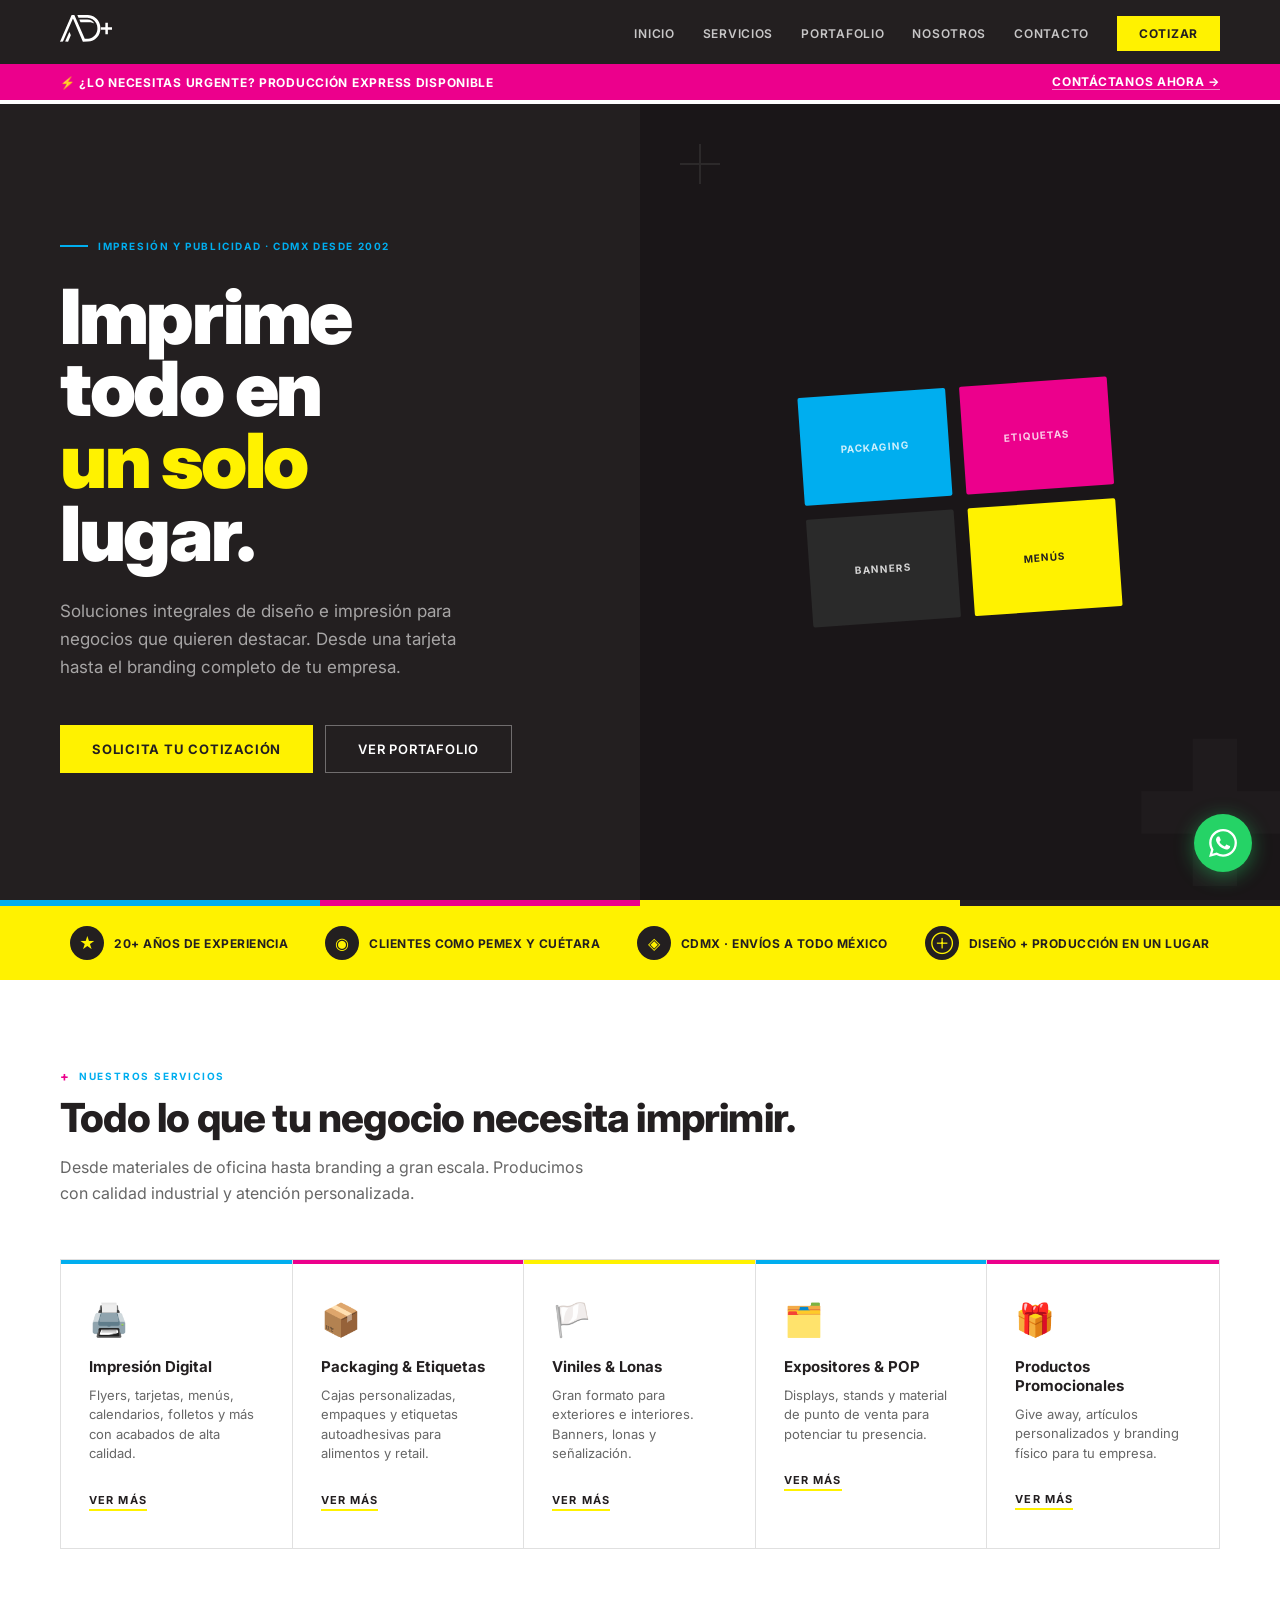
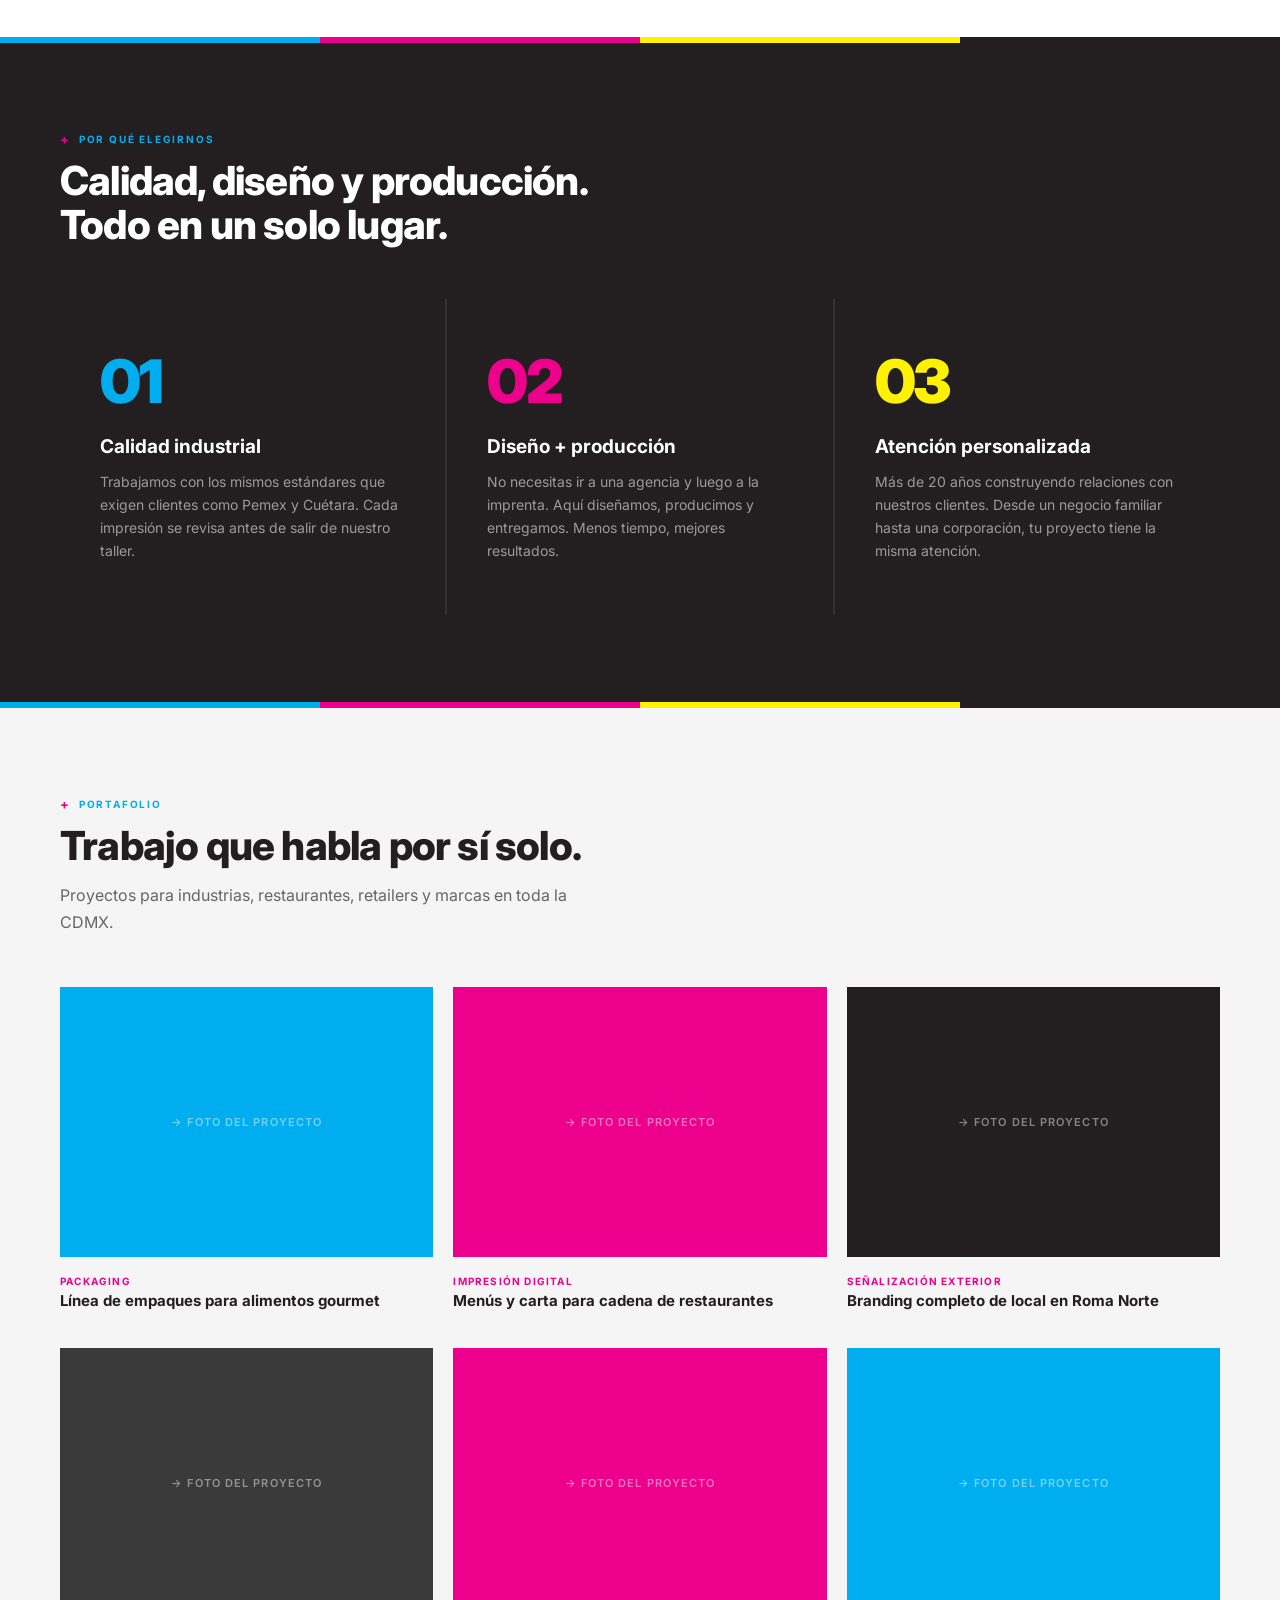
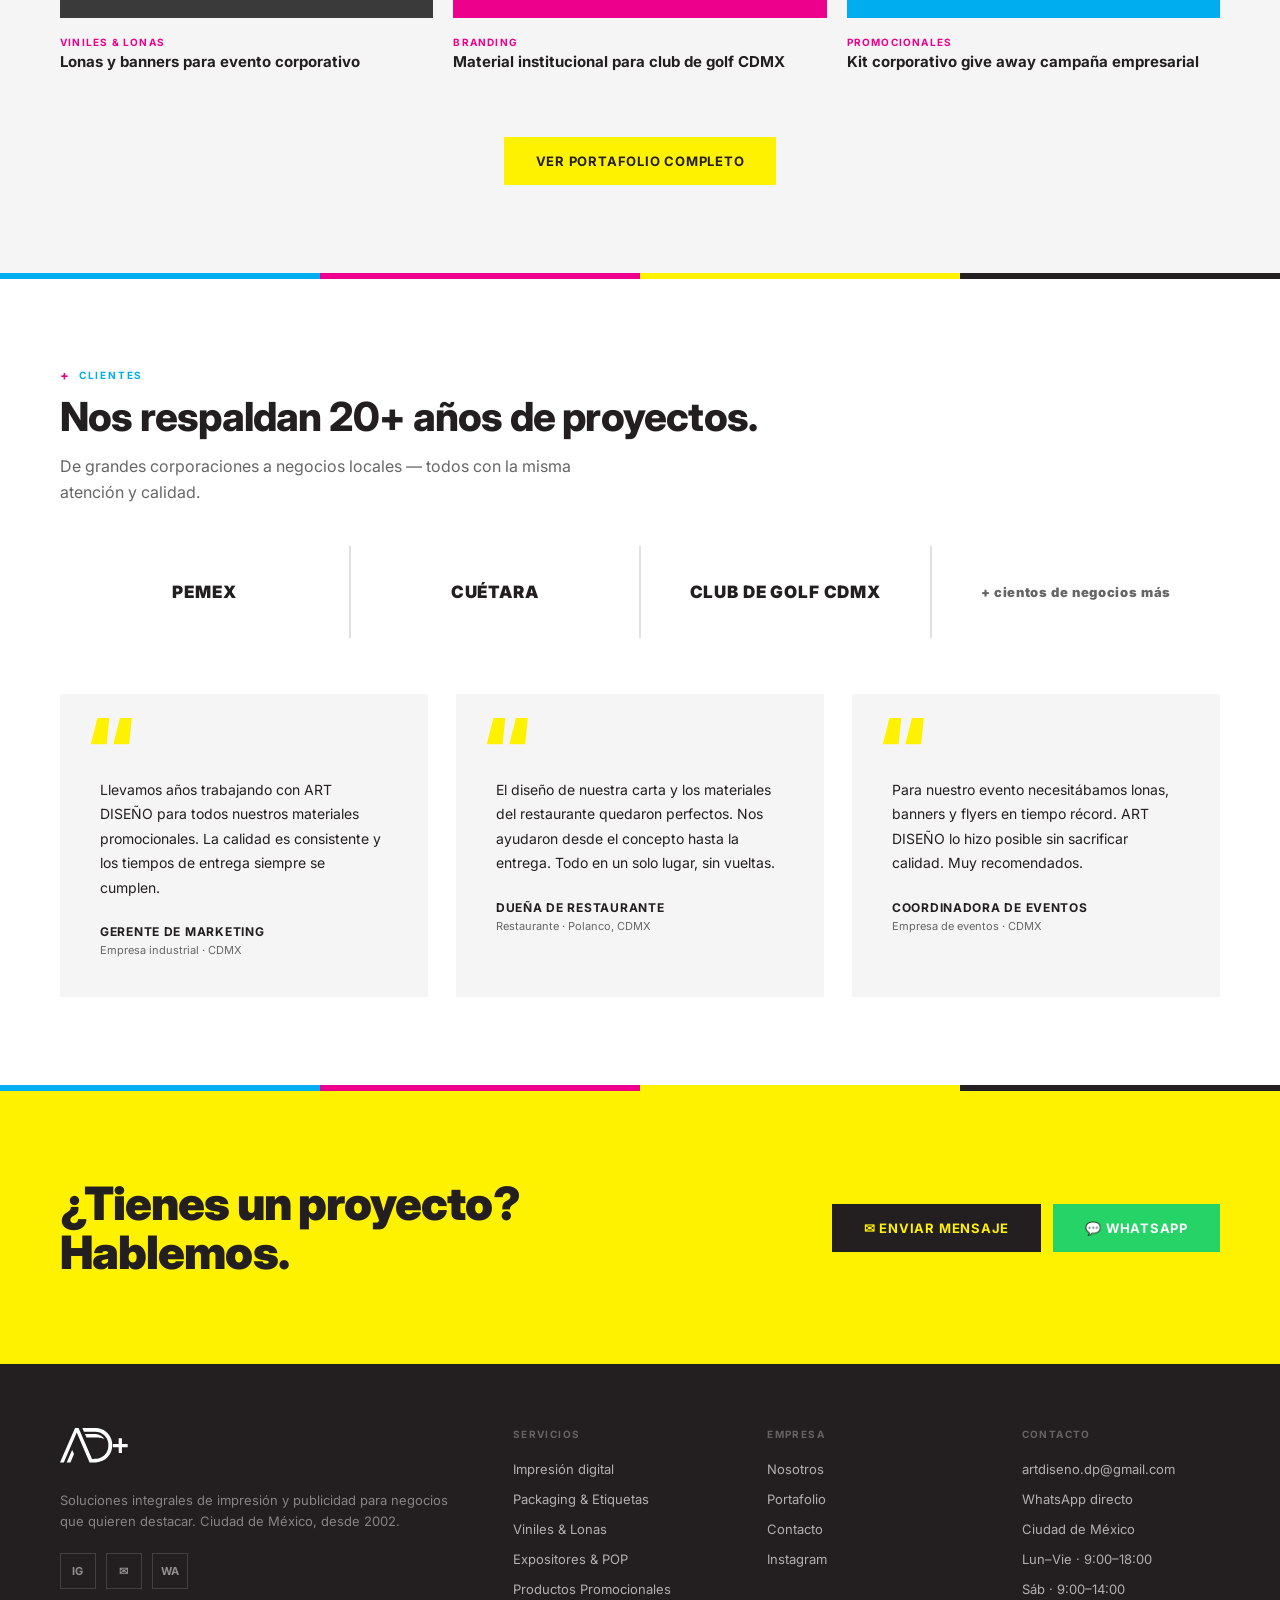
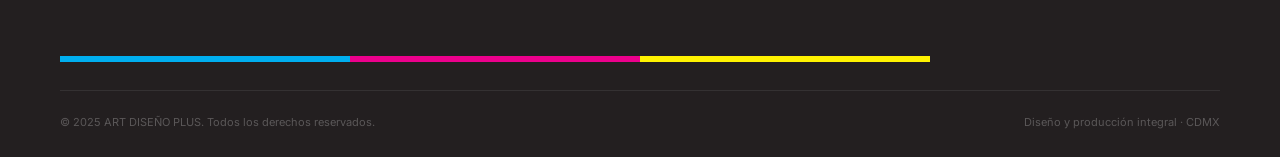
<file: artdiseno/index.html>
<!DOCTYPE html>
<html lang="es">
<head>
  <meta charset="UTF-8">
  <meta name="viewport" content="width=device-width, initial-scale=1.0">
  <title>ART DISEÑO PLUS — Impresión y Publicidad en CDMX</title>
  <link href="https://fonts.googleapis.com/css2?family=Inter:wght@400;500;600;700;800;900&display=swap" rel="stylesheet">
  <style>
    :root {
      --cyan:    #00AEEF;
      --magenta: #EC008C;
      --yellow:  #FFF200;
      --black:   #231F20;
      --white:   #FFFFFF;
      --gray-light: #F5F5F5;
      --gray:    #E0E0E0;
      --text-muted: #666;
    }

    * { margin: 0; padding: 0; box-sizing: border-box; }

    body {
      font-family: 'Inter', 'Gill Sans', Trebuchet MS, sans-serif;
      color: var(--black);
      background: var(--white);
      overflow-x: hidden;
    }

    /* ─── CMYK BAR ─── */
    .cmyk-bar { display: flex; height: 6px; width: 100%; flex-shrink: 0; }
    .cmyk-bar .c { flex: 1; background: var(--cyan); }
    .cmyk-bar .m { flex: 1; background: var(--magenta); }
    .cmyk-bar .y { flex: 1; background: var(--yellow); }
    .cmyk-bar .k { flex: 1; background: var(--black); }

    /* ─── NAV ─── */
    nav {
      position: fixed; top: 0; left: 0; right: 0; z-index: 1000;
      background: var(--black);
      padding: 0 60px; height: 64px;
      display: flex; align-items: center; justify-content: space-between;
    }

    .nav-logo { display: flex; align-items: center; cursor: pointer; }
    .nav-logo svg { height: 34px; fill: white; }

    .nav-links { display: flex; gap: 28px; list-style: none; align-items: center; }
    .nav-links a {
      color: rgba(255,255,255,0.75); text-decoration: none;
      font-size: 12px; font-weight: 600; letter-spacing: 0.06em;
      text-transform: uppercase; cursor: pointer; transition: color 0.2s;
    }
    .nav-links a:hover { color: var(--yellow); }
    .nav-cta {
      background: var(--yellow); color: var(--black) !important;
      padding: 10px 22px !important; font-weight: 700 !important;
    }
    .nav-cta:hover { background: white !important; color: var(--black) !important; }

    /* ─── URGENCY BANNER ─── */
    .urgency-banner {
      position: fixed; top: 64px; left: 0; right: 0; z-index: 999;
      background: var(--magenta);
      padding: 10px 60px;
      display: flex; align-items: center; justify-content: space-between;
    }
    .urgency-banner p { color: white; font-size: 12px; font-weight: 700; letter-spacing: 0.06em; text-transform: uppercase; }
    .urgency-banner a { color: white; font-size: 12px; font-weight: 700; letter-spacing: 0.06em; text-transform: uppercase; border-bottom: 1px solid rgba(255,255,255,0.5); text-decoration: none; cursor: pointer; white-space: nowrap; }

    /* ─── PAGES ─── */
    .page { display: none; padding-top: 104px; }
    .page.active { display: block; }

    /* ─── BUTTONS ─── */
    .btn-yellow {
      display: inline-flex; align-items: center; gap: 8px;
      background: var(--yellow); color: var(--black);
      font-size: 13px; font-weight: 700; letter-spacing: 0.06em;
      text-transform: uppercase; padding: 16px 32px;
      text-decoration: none; cursor: pointer; border: none;
      transition: background 0.15s, transform 0.1s;
    }
    .btn-yellow:hover { background: white; transform: translateY(-1px); }

    .btn-black {
      display: inline-flex; align-items: center; gap: 8px;
      background: var(--black); color: var(--yellow);
      font-size: 13px; font-weight: 700; letter-spacing: 0.06em;
      text-transform: uppercase; padding: 16px 32px;
      text-decoration: none; cursor: pointer; border: none;
      transition: transform 0.1s;
    }
    .btn-black:hover { transform: translateY(-1px); }

    .btn-outline {
      display: inline-flex; align-items: center; gap: 8px;
      background: transparent; color: white;
      font-size: 13px; font-weight: 600; letter-spacing: 0.06em;
      text-transform: uppercase; padding: 15px 32px;
      text-decoration: none; cursor: pointer;
      border: 1px solid rgba(255,255,255,0.35);
      transition: border-color 0.15s;
    }
    .btn-outline:hover { border-color: white; }

    .btn-whatsapp {
      display: inline-flex; align-items: center; gap: 8px;
      background: #25D366; color: white;
      font-size: 13px; font-weight: 700; letter-spacing: 0.06em;
      text-transform: uppercase; padding: 16px 32px;
      text-decoration: none; cursor: pointer; border: none;
      transition: transform 0.1s;
    }
    .btn-whatsapp:hover { transform: translateY(-1px); }

    .btn-link {
      font-size: 11px; font-weight: 700; letter-spacing: 0.1em;
      text-transform: uppercase; color: var(--black);
      text-decoration: none; border-bottom: 2px solid var(--yellow);
      padding-bottom: 2px; cursor: pointer;
    }

    /* ─── SECTION HELPERS ─── */
    .section { padding: 88px 60px; }
    .section-label {
      font-size: 10px; font-weight: 700; letter-spacing: 0.18em;
      text-transform: uppercase; color: var(--cyan);
      display: flex; align-items: center; gap: 8px; margin-bottom: 12px;
    }
    .section-label::before { content: '+'; color: var(--magenta); font-size: 13px; }
    .section-title { font-size: 40px; font-weight: 800; letter-spacing: -0.02em; line-height: 1.1; margin-bottom: 14px; }
    .section-sub { font-size: 16px; color: var(--text-muted); line-height: 1.65; max-width: 540px; margin-bottom: 52px; }

    /* ─── HERO ─── */
    .hero {
      min-height: calc(100vh - 104px);
      background: var(--black);
      display: grid; grid-template-columns: 1fr 1fr;
      align-items: center; overflow: hidden;
    }
    .hero-content { padding: 80px 60px; }
    .hero-label {
      display: inline-flex; align-items: center; gap: 10px;
      font-size: 10px; font-weight: 700; letter-spacing: 0.16em;
      text-transform: uppercase; color: var(--cyan); margin-bottom: 28px;
    }
    .hero-label::before { content: ''; display: inline-block; width: 28px; height: 2px; background: var(--cyan); }
    .hero h1 {
      font-size: 76px; font-weight: 900; line-height: 0.95;
      letter-spacing: -0.03em; color: white; margin-bottom: 28px;
    }
    .hero h1 span { color: var(--yellow); }
    .hero p { font-size: 17px; line-height: 1.65; color: rgba(255,255,255,0.6); margin-bottom: 44px; max-width: 440px; }
    .hero-btns { display: flex; gap: 12px; flex-wrap: wrap; }

    .hero-visual {
      background: #1a1618; height: 100%; min-height: calc(100vh - 104px);
      display: flex; align-items: center; justify-content: center;
      position: relative; overflow: hidden;
    }
    .hero-mockup {
      display: grid; grid-template-columns: 1fr 1fr; gap: 14px;
      padding: 48px; transform: rotate(-4deg);
    }
    .mockup-card {
      width: 148px; height: 108px; display: flex;
      align-items: center; justify-content: center;
      font-size: 10px; font-weight: 700; letter-spacing: 0.1em;
      text-transform: uppercase; color: rgba(255,255,255,0.8);
      border-radius: 2px;
    }
    .hero-plus {
      position: absolute; bottom: -30px; right: -30px;
      font-size: 280px; font-weight: 900; color: rgba(255,255,255,0.025);
      line-height: 1; pointer-events: none; user-select: none;
    }
    .hero-reg {
      position: absolute; top: 40px; left: 40px;
      width: 40px; height: 40px; opacity: 0.08;
    }
    .hero-reg::before, .hero-reg::after {
      content: ''; position: absolute; background: white;
    }
    .hero-reg::before { width: 100%; height: 2px; top: 50%; transform: translateY(-50%); }
    .hero-reg::after { height: 100%; width: 2px; left: 50%; transform: translateX(-50%); }

    /* ─── TRUST BAR ─── */
    .trust-bar {
      background: var(--yellow); padding: 20px 60px;
      display: flex; align-items: center; justify-content: space-around; flex-wrap: wrap; gap: 16px;
    }
    .trust-item { display: flex; align-items: center; gap: 10px; }
    .trust-icon {
      width: 34px; height: 34px; background: var(--black); border-radius: 50%;
      display: flex; align-items: center; justify-content: center;
      color: var(--yellow); font-size: 16px; flex-shrink: 0;
    }
    .trust-text { font-size: 12px; font-weight: 700; letter-spacing: 0.04em; text-transform: uppercase; color: var(--black); }

    /* ─── SERVICES GRID ─── */
    .services-grid {
      display: grid; grid-template-columns: repeat(5, 1fr);
      border: 1px solid var(--gray); gap: 0;
    }
    .service-card {
      padding: 40px 28px; border-right: 1px solid var(--gray);
      cursor: pointer; transition: background 0.2s; position: relative; overflow: hidden;
    }
    .service-card:last-child { border-right: none; }
    .service-card::before { content: ''; position: absolute; top: 0; left: 0; right: 0; height: 4px; }
    .service-card:nth-child(1)::before { background: var(--cyan); }
    .service-card:nth-child(2)::before { background: var(--magenta); }
    .service-card:nth-child(3)::before { background: var(--yellow); }
    .service-card:nth-child(4)::before { background: var(--cyan); }
    .service-card:nth-child(5)::before { background: var(--magenta); }
    .service-card:hover { background: var(--gray-light); }
    .service-icon { font-size: 32px; margin-bottom: 18px; display: block; }
    .service-card h3 { font-size: 15px; font-weight: 700; margin-bottom: 10px; }
    .service-card p { font-size: 13px; color: var(--text-muted); line-height: 1.5; margin-bottom: 24px; }

    /* ─── WHY SECTION ─── */
    .why-section { background: var(--black); }
    .why-section .section-label { color: var(--cyan); }
    .why-grid { display: grid; grid-template-columns: repeat(3, 1fr); gap: 2px; background: rgba(255,255,255,0.08); }
    .why-card { background: var(--black); padding: 52px 40px; }
    .why-number { font-size: 60px; font-weight: 900; line-height: 1; margin-bottom: 24px; letter-spacing: -0.04em; }
    .why-card:nth-child(1) .why-number { color: var(--cyan); }
    .why-card:nth-child(2) .why-number { color: var(--magenta); }
    .why-card:nth-child(3) .why-number { color: var(--yellow); }
    .why-card h3 { font-size: 19px; font-weight: 700; color: white; margin-bottom: 12px; }
    .why-card p { font-size: 14px; color: rgba(255,255,255,0.55); line-height: 1.65; }

    /* ─── PORTFOLIO ─── */
    .portfolio-grid { display: grid; grid-template-columns: repeat(3, 1fr); gap: 20px; }
    .portfolio-item { cursor: pointer; }
    .portfolio-thumb {
      width: 100%; height: 270px;
      display: flex; align-items: center; justify-content: center;
      font-size: 11px; font-weight: 600; letter-spacing: 0.1em;
      text-transform: uppercase; color: rgba(255,255,255,0.45);
      position: relative; overflow: hidden;
    }
    .portfolio-thumb-inner {
      position: absolute; inset: 0;
      display: flex; align-items: center; justify-content: center;
      font-size: 11px; font-weight: 600; letter-spacing: 0.1em;
      text-transform: uppercase; color: rgba(255,255,255,0.45);
    }
    .portfolio-item:hover .portfolio-thumb-inner { color: rgba(255,255,255,0.8); }
    .portfolio-info { padding: 18px 0; }
    .portfolio-cat { font-size: 10px; font-weight: 700; letter-spacing: 0.12em; text-transform: uppercase; color: var(--magenta); }
    .portfolio-info h4 { font-size: 15px; font-weight: 700; margin-top: 4px; }

    /* ─── TESTIMONIALS ─── */
    .clients-logos {
      display: grid; grid-template-columns: repeat(4, 1fr);
      gap: 2px; background: var(--gray); margin-bottom: 56px;
    }
    .client-logo {
      background: white; padding: 36px;
      display: flex; align-items: center; justify-content: center;
      font-size: 17px; font-weight: 900; letter-spacing: 0.05em; color: var(--black);
    }
    .testimonials-grid { display: grid; grid-template-columns: repeat(3, 1fr); gap: 28px; }
    .testimonial-card { padding: 40px; background: var(--gray-light); position: relative; }
    .testimonial-card::before {
      content: '\201C'; font-size: 88px; font-weight: 900;
      position: absolute; top: 12px; left: 28px;
      color: var(--yellow); line-height: 1;
    }
    .testimonial-card p { font-size: 14px; line-height: 1.75; margin-top: 44px; margin-bottom: 24px; }
    .testimonial-author { font-size: 12px; font-weight: 700; text-transform: uppercase; letter-spacing: 0.06em; }
    .testimonial-role { font-size: 11px; color: var(--text-muted); margin-top: 4px; }

    /* ─── CTA FINAL ─── */
    .cta-final {
      background: var(--yellow); padding: 88px 60px;
      display: flex; align-items: center; justify-content: space-between; gap: 40px;
    }
    .cta-final h2 { font-size: 46px; font-weight: 900; letter-spacing: -0.02em; line-height: 1.05; }
    .cta-btns { display: flex; gap: 12px; flex-wrap: wrap; flex-shrink: 0; }

    /* ─── FOOTER ─── */
    footer { background: var(--black); color: white; padding: 64px 60px 28px; }
    .footer-grid { display: grid; grid-template-columns: 2fr 1fr 1fr 1fr; gap: 56px; margin-bottom: 48px; }
    .footer-logo svg { height: 44px; fill: white; margin-bottom: 18px; display: block; }
    .footer-logo p { font-size: 13px; color: rgba(255,255,255,0.45); line-height: 1.65; margin-bottom: 20px; }
    .footer-social { display: flex; gap: 10px; }
    .footer-social a {
      width: 36px; height: 36px; border: 1px solid rgba(255,255,255,0.15);
      display: flex; align-items: center; justify-content: center;
      color: rgba(255,255,255,0.5); font-size: 11px; font-weight: 700;
      text-decoration: none; cursor: pointer; letter-spacing: 0.04em;
      transition: border-color 0.2s, color 0.2s;
    }
    .footer-social a:hover { border-color: var(--cyan); color: var(--cyan); }
    .footer-col h4 { font-size: 10px; font-weight: 700; letter-spacing: 0.14em; text-transform: uppercase; color: rgba(255,255,255,0.3); margin-bottom: 18px; }
    .footer-col ul { list-style: none; }
    .footer-col li { margin-bottom: 10px; }
    .footer-col a { font-size: 13px; color: rgba(255,255,255,0.65); text-decoration: none; cursor: pointer; transition: color 0.2s; }
    .footer-col a:hover { color: var(--yellow); }
    .footer-bottom { padding-top: 24px; border-top: 1px solid rgba(255,255,255,0.08); display: flex; align-items: center; justify-content: space-between; }
    .footer-bottom p { font-size: 11px; color: rgba(255,255,255,0.25); }

    /* ─── WHATSAPP FAB ─── */
    .wa-fab {
      position: fixed; bottom: 28px; right: 28px; z-index: 2000;
      width: 58px; height: 58px; background: #25D366; border-radius: 50%;
      display: flex; align-items: center; justify-content: center;
      box-shadow: 0 4px 20px rgba(37,211,102,0.45);
      text-decoration: none; transition: transform 0.2s;
    }
    .wa-fab:hover { transform: scale(1.1); }
    .wa-fab svg { width: 28px; height: 28px; fill: white; }

    /* ─── PAGE HEADER ─── */
    .page-header { background: var(--gray-light); padding: 64px 60px; border-bottom: 1px solid var(--gray); }
    .page-header h1 { font-size: 50px; font-weight: 900; letter-spacing: -0.02em; margin-bottom: 10px; }
    .page-header p { font-size: 16px; color: var(--text-muted); max-width: 520px; }

    /* ─── SERVICE PAGES ─── */
    .service-hero {
      padding: 64px 60px; min-height: 380px;
      display: flex; align-items: flex-end;
    }
    .service-hero h1 { font-size: 58px; font-weight: 900; letter-spacing: -0.02em; line-height: 1.0; }
    .service-hero.bg-cyan { background: var(--cyan); }
    .service-hero.bg-magenta { background: var(--magenta); }
    .service-hero.bg-black { background: var(--black); }
    .service-hero.bg-yellow { background: var(--yellow); }
    .service-hero.bg-cyan h1, .service-hero.bg-magenta h1, .service-hero.bg-black h1 { color: white; }
    .service-hero.bg-cyan .section-label, .service-hero.bg-magenta .section-label { color: rgba(255,255,255,0.65); }
    .service-hero.bg-cyan .section-label::before, .service-hero.bg-magenta .section-label::before { color: rgba(255,255,255,0.65); }
    .service-hero.bg-black .section-label { color: var(--cyan); }
    .service-hero.bg-yellow h1 { color: var(--black); }

    .products-grid { display: grid; grid-template-columns: repeat(4, 1fr); gap: 16px; }
    .product-item { padding: 28px 24px; border: 1px solid var(--gray); }
    .product-item h4 { font-size: 14px; font-weight: 700; margin-bottom: 8px; }
    .product-item p { font-size: 12px; color: var(--text-muted); line-height: 1.55; }

    .gallery-grid { display: grid; grid-template-columns: repeat(3, 1fr); gap: 14px; }
    .gallery-thumb {
      height: 210px; display: flex; align-items: center; justify-content: center;
      font-size: 10px; font-weight: 600; letter-spacing: 0.1em;
      text-transform: uppercase; color: rgba(255,255,255,0.45);
    }

    /* ─── PORTFOLIO PAGE ─── */
    .filter-bar { display: flex; gap: 8px; flex-wrap: wrap; margin-bottom: 44px; }
    .filter-btn {
      padding: 9px 20px; font-size: 11px; font-weight: 700;
      letter-spacing: 0.08em; text-transform: uppercase;
      border: 1px solid var(--gray); background: white; cursor: pointer;
      transition: all 0.15s; font-family: inherit;
    }
    .filter-btn.active, .filter-btn:hover { background: var(--black); color: white; border-color: var(--black); }
    .portfolio-full-grid { display: grid; grid-template-columns: repeat(3, 1fr); gap: 24px; }

    /* ─── NOSOTROS ─── */
    .nosotros-hero {
      background: var(--black); padding: 64px 60px;
      display: grid; grid-template-columns: 1fr 1fr; gap: 72px; align-items: center;
    }
    .nosotros-hero h1 { font-size: 52px; font-weight: 900; color: white; letter-spacing: -0.02em; line-height: 1.0; margin-bottom: 22px; }
    .nosotros-hero p { font-size: 15px; color: rgba(255,255,255,0.55); line-height: 1.7; }
    .stats-grid { display: grid; grid-template-columns: 1fr 1fr; gap: 2px; background: rgba(255,255,255,0.06); }
    .stat-item { background: var(--black); padding: 36px 32px; text-align: center; }
    .stat-number { font-size: 48px; font-weight: 900; letter-spacing: -0.03em; line-height: 1; }
    .stat-item:nth-child(1) .stat-number { color: var(--cyan); }
    .stat-item:nth-child(2) .stat-number { color: var(--magenta); }
    .stat-item:nth-child(3) .stat-number { color: var(--yellow); }
    .stat-item:nth-child(4) .stat-number { color: var(--cyan); }
    .stat-label { font-size: 10px; font-weight: 600; letter-spacing: 0.1em; text-transform: uppercase; color: rgba(255,255,255,0.35); margin-top: 8px; }

    .philosophy-cards { display: flex; flex-direction: column; gap: 20px; margin-top: 28px; }
    .philo-card { padding: 28px 28px 28px 32px; background: var(--gray-light); }
    .philo-card.cyan { border-left: 4px solid var(--cyan); }
    .philo-card.magenta { border-left: 4px solid var(--magenta); }
    .philo-card.yellow { border-left: 4px solid var(--yellow); }
    .philo-card h4 { font-size: 14px; font-weight: 700; margin-bottom: 8px; }
    .philo-card p { font-size: 13px; color: var(--text-muted); line-height: 1.6; }

    /* ─── CONTACTO ─── */
    .contact-grid { display: grid; grid-template-columns: 1fr 1fr; gap: 72px; align-items: start; }
    .contact-form { display: flex; flex-direction: column; gap: 14px; }
    .form-row { display: grid; grid-template-columns: 1fr 1fr; gap: 14px; }
    .form-group { display: flex; flex-direction: column; gap: 5px; }
    .form-group label { font-size: 10px; font-weight: 700; letter-spacing: 0.1em; text-transform: uppercase; }
    .form-group input,
    .form-group textarea,
    .form-group select {
      padding: 13px 14px; border: 1px solid var(--gray);
      font-family: inherit; font-size: 14px; background: white;
      outline: none; transition: border-color 0.2s; appearance: none;
    }
    .form-group input:focus, .form-group textarea:focus, .form-group select:focus { border-color: var(--cyan); }
    .form-group textarea { resize: vertical; min-height: 110px; }

    .contact-info-item { display: flex; gap: 18px; align-items: flex-start; margin-bottom: 28px; }
    .contact-icon {
      width: 46px; height: 46px; background: var(--yellow); flex-shrink: 0;
      display: flex; align-items: center; justify-content: center; font-size: 20px;
    }
    .contact-info-text h4 { font-size: 12px; font-weight: 700; text-transform: uppercase; letter-spacing: 0.06em; margin-bottom: 4px; }
    .contact-info-text p { font-size: 14px; color: var(--text-muted); line-height: 1.5; }
    .map-placeholder {
      width: 100%; height: 220px; background: var(--gray-light);
      border: 2px dashed var(--gray); margin-top: 28px;
      display: flex; align-items: center; justify-content: center;
      font-size: 11px; font-weight: 600; letter-spacing: 0.08em;
      text-transform: uppercase; color: #bbb;
    }
  </style>
</head>
<body>

<!-- NAV -->
<nav>
  <div class="nav-logo" onclick="showPage('home')">
    <svg viewBox="0 0 1080 701.92">
      <path d="M571.46.43c29.88.06,58.78,7.34,84.35,16.21,110.17,38.2,178.12,139.44,178.27,255.83.2,155.51-106.52,266.07-259.98,277.05l-101.91.95L267.15,72.18,61.19,549.31l-61.19.55L239.78.41c20.02-.44,36.9-.33,56.53.74l214.59,491.53c24.91.33,47.11.54,70.67-1.41,91.21-7.56,164.4-69.29,184.8-159.39,12.42-54.83,7.15-112.02-18.8-162.96-34.5-67.74-105.32-110.51-181.4-110.61l-183.7-.24L357.69,0l213.77.43Z"/>
      <polygon points="988.36 396.95 936.85 397.81 936.09 307.06 844.3 305.8 844.7 254.47 936.23 254.45 936.54 161.76 988.17 161.83 988.57 254.37 1079.14 254.71 1080 306.29 988.25 306.56 988.36 396.95"/>
      <path d="M708.11,176.27c-31.95-10.35-60.98-24.14-93.98-24.24l-191.08-.55-24.39-57.74,169.5.18c56.29,5.97,110.38,27.74,139.96,82.34Z"/>
      <path d="M166.93,550.17l-60.71-.68,86.91-199.71c12.24,21.97,21.19,43.7,30.23,66.99l-56.43,133.41Z"/>
    </svg>
  </div>
  <ul class="nav-links">
    <li><a onclick="showPage('home')">Inicio</a></li>
    <li><a onclick="showPage('servicios')">Servicios</a></li>
    <li><a onclick="showPage('portafolio')">Portafolio</a></li>
    <li><a onclick="showPage('nosotros')">Nosotros</a></li>
    <li><a onclick="showPage('contacto')">Contacto</a></li>
    <li><a class="nav-cta" onclick="showPage('contacto')">Cotizar</a></li>
  </ul>
</nav>

<!-- URGENCY BANNER -->
<div class="urgency-banner">
  <p>⚡ ¿Lo necesitas urgente? Producción express disponible</p>
  <a onclick="showPage('contacto')">Contáctanos ahora →</a>
</div>


<!-- ══════════════════════════════════════
     PAGE: HOME
══════════════════════════════════════ -->
<div id="page-home" class="page active">

  <!-- HERO -->
  <section class="hero">
    <div class="hero-content">
      <div class="hero-label">Impresión y publicidad · CDMX desde 2002</div>
      <h1>Imprime<br>todo en<br><span>un solo</span><br>lugar.</h1>
      <p>Soluciones integrales de diseño e impresión para negocios que quieren destacar. Desde una tarjeta hasta el branding completo de tu empresa.</p>
      <div class="hero-btns">
        <a class="btn-yellow" onclick="showPage('contacto')">Solicita tu cotización</a>
        <a class="btn-outline" onclick="showPage('portafolio')">Ver portafolio</a>
      </div>
    </div>
    <div class="hero-visual">
      <div class="hero-reg"></div>
      <div class="hero-mockup">
        <div class="mockup-card" style="background:var(--cyan);">Packaging</div>
        <div class="mockup-card" style="background:var(--magenta);">Etiquetas</div>
        <div class="mockup-card" style="background:#2a2a2a;">Banners</div>
        <div class="mockup-card" style="background:var(--yellow);color:var(--black);">Menús</div>
      </div>
      <div class="hero-plus">+</div>
    </div>
  </section>

  <div class="cmyk-bar"></div>

  <!-- TRUST BAR -->
  <div class="trust-bar">
    <div class="trust-item">
      <div class="trust-icon">★</div>
      <span class="trust-text">20+ años de experiencia</span>
    </div>
    <div class="trust-item">
      <div class="trust-icon">◉</div>
      <span class="trust-text">Clientes como Pemex y Cuétara</span>
    </div>
    <div class="trust-item">
      <div class="trust-icon">◈</div>
      <span class="trust-text">CDMX · Envíos a todo México</span>
    </div>
    <div class="trust-item">
      <div class="trust-icon">⊕</div>
      <span class="trust-text">Diseño + producción en un lugar</span>
    </div>
  </div>

  <!-- SERVICIOS -->
  <section class="section" style="background:white;">
    <div class="section-label">Nuestros servicios</div>
    <h2 class="section-title">Todo lo que tu negocio necesita imprimir.</h2>
    <p class="section-sub">Desde materiales de oficina hasta branding a gran escala. Producimos con calidad industrial y atención personalizada.</p>
    <div class="services-grid">
      <div class="service-card" onclick="showService('impresion')">
        <span class="service-icon">🖨️</span>
        <h3>Impresión Digital</h3>
        <p>Flyers, tarjetas, menús, calendarios, folletos y más con acabados de alta calidad.</p>
        <span class="btn-link">Ver más</span>
      </div>
      <div class="service-card" onclick="showService('packaging')">
        <span class="service-icon">📦</span>
        <h3>Packaging & Etiquetas</h3>
        <p>Cajas personalizadas, empaques y etiquetas autoadhesivas para alimentos y retail.</p>
        <span class="btn-link">Ver más</span>
      </div>
      <div class="service-card" onclick="showService('viniles')">
        <span class="service-icon">🏳️</span>
        <h3>Viniles & Lonas</h3>
        <p>Gran formato para exteriores e interiores. Banners, lonas y señalización.</p>
        <span class="btn-link">Ver más</span>
      </div>
      <div class="service-card" onclick="showService('expositores')">
        <span class="service-icon">🗂️</span>
        <h3>Expositores & POP</h3>
        <p>Displays, stands y material de punto de venta para potenciar tu presencia.</p>
        <span class="btn-link">Ver más</span>
      </div>
      <div class="service-card" onclick="showService('promocionales')">
        <span class="service-icon">🎁</span>
        <h3>Productos Promocionales</h3>
        <p>Give away, artículos personalizados y branding físico para tu empresa.</p>
        <span class="btn-link">Ver más</span>
      </div>
    </div>
  </section>

  <div class="cmyk-bar"></div>

  <!-- POR QUÉ -->
  <section class="section why-section">
    <div class="section-label">Por qué elegirnos</div>
    <h2 class="section-title" style="color:white;margin-bottom:52px;">Calidad, diseño y producción.<br>Todo en un solo lugar.</h2>
    <div class="why-grid">
      <div class="why-card">
        <div class="why-number">01</div>
        <h3>Calidad industrial</h3>
        <p>Trabajamos con los mismos estándares que exigen clientes como Pemex y Cuétara. Cada impresión se revisa antes de salir de nuestro taller.</p>
      </div>
      <div class="why-card">
        <div class="why-number">02</div>
        <h3>Diseño + producción</h3>
        <p>No necesitas ir a una agencia y luego a la imprenta. Aquí diseñamos, producimos y entregamos. Menos tiempo, mejores resultados.</p>
      </div>
      <div class="why-card">
        <div class="why-number">03</div>
        <h3>Atención personalizada</h3>
        <p>Más de 20 años construyendo relaciones con nuestros clientes. Desde un negocio familiar hasta una corporación, tu proyecto tiene la misma atención.</p>
      </div>
    </div>
  </section>

  <div class="cmyk-bar"></div>

  <!-- PORTAFOLIO DESTACADO -->
  <section class="section" style="background:var(--gray-light);">
    <div class="section-label">Portafolio</div>
    <h2 class="section-title">Trabajo que habla por sí solo.</h2>
    <p class="section-sub">Proyectos para industrias, restaurantes, retailers y marcas en toda la CDMX.</p>
    <div class="portfolio-grid">
      <div class="portfolio-item">
        <div class="portfolio-thumb" style="background:var(--cyan);">
          <div class="portfolio-thumb-inner">→ Foto del proyecto</div>
        </div>
        <div class="portfolio-info">
          <div class="portfolio-cat">Packaging</div>
          <h4>Línea de empaques para alimentos gourmet</h4>
        </div>
      </div>
      <div class="portfolio-item">
        <div class="portfolio-thumb" style="background:var(--magenta);">
          <div class="portfolio-thumb-inner">→ Foto del proyecto</div>
        </div>
        <div class="portfolio-info">
          <div class="portfolio-cat">Impresión digital</div>
          <h4>Menús y carta para cadena de restaurantes</h4>
        </div>
      </div>
      <div class="portfolio-item">
        <div class="portfolio-thumb" style="background:var(--black);">
          <div class="portfolio-thumb-inner">→ Foto del proyecto</div>
        </div>
        <div class="portfolio-info">
          <div class="portfolio-cat">Señalización exterior</div>
          <h4>Branding completo de local en Roma Norte</h4>
        </div>
      </div>
      <div class="portfolio-item">
        <div class="portfolio-thumb" style="background:#3a3a3a;">
          <div class="portfolio-thumb-inner">→ Foto del proyecto</div>
        </div>
        <div class="portfolio-info">
          <div class="portfolio-cat">Viniles & Lonas</div>
          <h4>Lonas y banners para evento corporativo</h4>
        </div>
      </div>
      <div class="portfolio-item">
        <div class="portfolio-thumb" style="background:var(--magenta);">
          <div class="portfolio-thumb-inner">→ Foto del proyecto</div>
        </div>
        <div class="portfolio-info">
          <div class="portfolio-cat">Branding</div>
          <h4>Material institucional para club de golf CDMX</h4>
        </div>
      </div>
      <div class="portfolio-item">
        <div class="portfolio-thumb" style="background:var(--cyan);">
          <div class="portfolio-thumb-inner">→ Foto del proyecto</div>
        </div>
        <div class="portfolio-info">
          <div class="portfolio-cat">Promocionales</div>
          <h4>Kit corporativo give away campaña empresarial</h4>
        </div>
      </div>
    </div>
    <div style="text-align:center;margin-top:48px;">
      <a class="btn-yellow" onclick="showPage('portafolio')">Ver portafolio completo</a>
    </div>
  </section>

  <div class="cmyk-bar"></div>

  <!-- CLIENTES & TESTIMONIOS -->
  <section class="section" style="background:white;">
    <div class="section-label">Clientes</div>
    <h2 class="section-title">Nos respaldan 20+ años de proyectos.</h2>
    <p class="section-sub" style="margin-bottom:40px;">De grandes corporaciones a negocios locales — todos con la misma atención y calidad.</p>
    <div class="clients-logos">
      <div class="client-logo">PEMEX</div>
      <div class="client-logo">CUÉTARA</div>
      <div class="client-logo">CLUB DE GOLF CDMX</div>
      <div class="client-logo" style="font-size:13px;color:var(--text-muted);">+ cientos de negocios más</div>
    </div>
    <div class="testimonials-grid">
      <div class="testimonial-card">
        <p>Llevamos años trabajando con ART DISEÑO para todos nuestros materiales promocionales. La calidad es consistente y los tiempos de entrega siempre se cumplen.</p>
        <div class="testimonial-author">Gerente de Marketing</div>
        <div class="testimonial-role">Empresa industrial · CDMX</div>
      </div>
      <div class="testimonial-card">
        <p>El diseño de nuestra carta y los materiales del restaurante quedaron perfectos. Nos ayudaron desde el concepto hasta la entrega. Todo en un solo lugar, sin vueltas.</p>
        <div class="testimonial-author">Dueña de Restaurante</div>
        <div class="testimonial-role">Restaurante · Polanco, CDMX</div>
      </div>
      <div class="testimonial-card">
        <p>Para nuestro evento necesitábamos lonas, banners y flyers en tiempo récord. ART DISEÑO lo hizo posible sin sacrificar calidad. Muy recomendados.</p>
        <div class="testimonial-author">Coordinadora de Eventos</div>
        <div class="testimonial-role">Empresa de eventos · CDMX</div>
      </div>
    </div>
  </section>

  <div class="cmyk-bar"></div>

  <!-- CTA FINAL -->
  <div class="cta-final">
    <h2>¿Tienes un proyecto?<br>Hablemos.</h2>
    <div class="cta-btns">
      <a class="btn-black" onclick="showPage('contacto')">✉ Enviar mensaje</a>
      <a class="btn-whatsapp" href="https://wa.me/521XXXXXXXXXX" target="_blank">💬 WhatsApp</a>
    </div>
  </div>

</div><!-- /home -->


<!-- ══════════════════════════════════════
     PAGE: SERVICIOS
══════════════════════════════════════ -->
<div id="page-servicios" class="page">

  <div class="page-header">
    <div class="section-label">Servicios</div>
    <h1>Soluciones integrales<br>de impresión y publicidad.</h1>
    <p>Elige la categoría que necesitas. Todos los servicios incluyen asesoría de diseño sin costo adicional.</p>
  </div>

  <div class="cmyk-bar"></div>

  <!-- Overview grid -->
  <section class="section" style="background:white;">
    <div class="services-grid" style="grid-template-columns:repeat(5,1fr);">
      <div class="service-card" onclick="showService('impresion')" style="padding:48px 28px;">
        <span class="service-icon" style="font-size:40px;">🖨️</span>
        <h3 style="font-size:16px;margin-bottom:12px;">Impresión Digital</h3>
        <p style="margin-bottom:28px;">Flyers, tarjetas, menús, calendarios, laminados, pegatinas y más.</p>
        <span class="btn-link">Ver productos</span>
      </div>
      <div class="service-card" onclick="showService('packaging')" style="padding:48px 28px;">
        <span class="service-icon" style="font-size:40px;">📦</span>
        <h3 style="font-size:16px;margin-bottom:12px;">Packaging & Etiquetas</h3>
        <p style="margin-bottom:28px;">Cajas, empaques para alimentos, etiquetas en cualquier material y forma.</p>
        <span class="btn-link">Ver productos</span>
      </div>
      <div class="service-card" onclick="showService('viniles')" style="padding:48px 28px;">
        <span class="service-icon" style="font-size:40px;">🏳️</span>
        <h3 style="font-size:16px;margin-bottom:12px;">Viniles & Lonas</h3>
        <p style="margin-bottom:28px;">Gran formato para exteriores. Señalización, banners y rotulación vehicular.</p>
        <span class="btn-link">Ver productos</span>
      </div>
      <div class="service-card" onclick="showService('expositores')" style="padding:48px 28px;">
        <span class="service-icon" style="font-size:40px;">🗂️</span>
        <h3 style="font-size:16px;margin-bottom:12px;">Expositores & POP</h3>
        <p style="margin-bottom:28px;">Displays, stands, glorificadores y material de punto de venta.</p>
        <span class="btn-link">Ver productos</span>
      </div>
      <div class="service-card" onclick="showService('promocionales')" style="padding:48px 28px;">
        <span class="service-icon" style="font-size:40px;">🎁</span>
        <h3 style="font-size:16px;margin-bottom:12px;">Productos Promocionales</h3>
        <p style="margin-bottom:28px;">Give away corporativo, artículos personalizados, uniformes y accesorios de marca.</p>
        <span class="btn-link">Ver productos</span>
      </div>
    </div>
  </section>

  <!-- ── Service detail: IMPRESIÓN ── -->
  <div id="srv-impresion" class="srv-detail" style="display:none;">
    <div class="cmyk-bar"></div>
    <div class="service-hero bg-cyan">
      <div>
        <div class="section-label">Impresión Digital</div>
        <h1>Impresión digital<br>de alta calidad.</h1>
      </div>
    </div>
    <section class="section" style="background:white;">
      <div class="section-label">Productos incluidos</div>
      <h2 class="section-title" style="margin-bottom:36px;">Todo lo que puedes imprimir con nosotros.</h2>
      <div class="products-grid">
        <div class="product-item"><h4>Flyers & Volantes</h4><p>Carta, media carta, oficio. Acabado mate, brillante o soft touch.</p></div>
        <div class="product-item"><h4>Tarjetas de presentación</h4><p>Estándar, redondeadas, barniz UV parcial o laminado.</p></div>
        <div class="product-item"><h4>Menús y cartas</h4><p>Para restaurantes y hostelería. Encuadernados, individuales o laminados.</p></div>
        <div class="product-item"><h4>Calendarios</h4><p>De pared, escritorio o bolsillo. Personalizados con tu marca.</p></div>
        <div class="product-item"><h4>Folletos & Dípticos</h4><p>Varias configuraciones de doblez para presentaciones y catálogos.</p></div>
        <div class="product-item"><h4>Revistas & Catálogos</h4><p>Cosidos, engrapados o con espiral. Papel mate o couché.</p></div>
        <div class="product-item"><h4>Laminados</h4><p>Plastificado mate y brillante para proteger tus materiales impresos.</p></div>
        <div class="product-item"><h4>Pegatinas & Stickers</h4><p>Troqueladas en cualquier forma. Para empaques, regalos o eventos.</p></div>
      </div>
    </section>
    <div class="cmyk-bar"></div>
    <section class="section" style="background:var(--gray-light);">
      <div class="section-label">Galería de ejemplos</div>
      <h2 class="section-title" style="margin-bottom:36px;">Ejemplos de trabajo.</h2>
      <div class="gallery-grid">
        <div class="gallery-thumb" style="background:var(--cyan);">→ Foto flyers</div>
        <div class="gallery-thumb" style="background:#2a2a2a;">→ Foto tarjetas</div>
        <div class="gallery-thumb" style="background:var(--magenta);">→ Foto menús</div>
        <div class="gallery-thumb" style="background:#3a3a3a;">→ Foto calendarios</div>
        <div class="gallery-thumb" style="background:var(--cyan);">→ Foto folletos</div>
        <div class="gallery-thumb" style="background:var(--magenta);">→ Foto stickers</div>
      </div>
    </section>
    <div class="cta-final"><h2>¿Qué necesitas imprimir?<br>Cotiza sin compromiso.</h2><div class="cta-btns"><a class="btn-black" onclick="showPage('contacto')">✉ Solicitar cotización</a><a class="btn-whatsapp" href="https://wa.me/521XXXXXXXXXX">💬 WhatsApp</a></div></div>
  </div>

  <!-- ── Service detail: PACKAGING ── -->
  <div id="srv-packaging" class="srv-detail" style="display:none;">
    <div class="cmyk-bar"></div>
    <div class="service-hero bg-magenta">
      <div>
        <div class="section-label">Packaging & Etiquetas</div>
        <h1>Packaging que<br>destaca en anaquel.</h1>
      </div>
    </div>
    <section class="section" style="background:white;">
      <div class="section-label">Productos incluidos</div>
      <h2 class="section-title" style="margin-bottom:36px;">Empaques y etiquetas a tu medida.</h2>
      <div class="products-grid">
        <div class="product-item"><h4>Cajas personalizadas</h4><p>Troqueladas en cartón corrugado, microcanal o cartulina.</p></div>
        <div class="product-item"><h4>Empaques para alimentos</h4><p>Materiales food-grade. Bolsas, cajas y charolas certificadas.</p></div>
        <div class="product-item"><h4>Etiquetas autoadhesivas</h4><p>En rollo o hoja, papel o poliéster, mate o brillante.</p></div>
        <div class="product-item"><h4>Etiquetas troqueladas</h4><p>Formas especiales para productos que buscan diferenciarse.</p></div>
        <div class="product-item"><h4>Sleeve & Envolturas</h4><p>Termoencogibles y etiquetas de manga para envases.</p></div>
        <div class="product-item"><h4>Bolsas con diseño</h4><p>Papel con asa, kraft o plástico. Personalizadas con tu logo.</p></div>
        <div class="product-item"><h4>Packaging de lujo</h4><p>Cajas con hot stamping, relieve, barniz UV puntual.</p></div>
        <div class="product-item"><h4>Prototipos & Muestras</h4><p>Producimos prototipos antes de tu pedido final.</p></div>
      </div>
    </section>
    <div class="cmyk-bar"></div>
    <section class="section" style="background:var(--gray-light);">
      <div class="section-label">Galería de ejemplos</div>
      <h2 class="section-title" style="margin-bottom:36px;">Ejemplos de trabajo.</h2>
      <div class="gallery-grid">
        <div class="gallery-thumb" style="background:var(--magenta);">→ Foto packaging</div>
        <div class="gallery-thumb" style="background:#2a2a2a;">→ Foto cajas</div>
        <div class="gallery-thumb" style="background:var(--cyan);">→ Foto etiquetas</div>
        <div class="gallery-thumb" style="background:var(--magenta);">→ Foto bolsas</div>
        <div class="gallery-thumb" style="background:#3a3a3a;">→ Foto sleeves</div>
        <div class="gallery-thumb" style="background:var(--cyan);">→ Foto packaging lujo</div>
      </div>
    </section>
    <div class="cta-final"><h2>¿Necesitas packaging<br>para tu producto?</h2><div class="cta-btns"><a class="btn-black" onclick="showPage('contacto')">✉ Solicitar cotización</a><a class="btn-whatsapp" href="https://wa.me/521XXXXXXXXXX">💬 WhatsApp</a></div></div>
  </div>

  <!-- ── Service detail: VINILES ── -->
  <div id="srv-viniles" class="srv-detail" style="display:none;">
    <div class="cmyk-bar"></div>
    <div class="service-hero bg-black">
      <div>
        <div class="section-label">Viniles & Lonas</div>
        <h1>Presencia a<br>gran escala.</h1>
      </div>
    </div>
    <section class="section" style="background:white;">
      <div class="section-label">Productos incluidos</div>
      <h2 class="section-title" style="margin-bottom:36px;">Gran formato para todo espacio.</h2>
      <div class="products-grid">
        <div class="product-item"><h4>Lonas de vinilo</h4><p>Para exteriores e interiores. Con ojillos para instalación fácil.</p></div>
        <div class="product-item"><h4>Banners retráctiles</h4><p>Para ferias y eventos. Portátiles y de fácil instalación.</p></div>
        <div class="product-item"><h4>Viniles de corte</h4><p>Letras y logotipos recortados para aparadores y fachadas.</p></div>
        <div class="product-item"><h4>Rotulación vehicular</h4><p>Empapelado total o parcial de unidades. Alta durabilidad exterior.</p></div>
        <div class="product-item"><h4>Señalización</h4><p>Directorios, señales interiores y exteriores en aluminio o PVC.</p></div>
        <div class="product-item"><h4>Tótem & Estructuras</h4><p>Publicidad de pie para interiores con estructura de aluminio.</p></div>
        <div class="product-item"><h4>Lona backlight</h4><p>Para cajas de luz. Alta resolución para interiores iluminados.</p></div>
        <div class="product-item"><h4>Vinil traslúcido</h4><p>Para cristaleras y ventanas. Filtros de luz y decoración.</p></div>
      </div>
    </section>
    <div class="cta-final"><h2>Destaca tu negocio<br>desde la calle.</h2><div class="cta-btns"><a class="btn-black" onclick="showPage('contacto')">✉ Solicitar cotización</a><a class="btn-whatsapp" href="https://wa.me/521XXXXXXXXXX">💬 WhatsApp</a></div></div>
  </div>

  <!-- ── Service detail: EXPOSITORES ── -->
  <div id="srv-expositores" class="srv-detail" style="display:none;">
    <div class="cmyk-bar"></div>
    <div class="service-hero bg-cyan">
      <div>
        <div class="section-label">Expositores & POP</div>
        <h1>Tu producto<br>en primer plano.</h1>
      </div>
    </div>
    <section class="section" style="background:white;">
      <div class="section-label">Productos incluidos</div>
      <h2 class="section-title" style="margin-bottom:36px;">Material de punto de venta.</h2>
      <div class="products-grid">
        <div class="product-item"><h4>Displays de cartón</h4><p>Exhibidores de sobremesa o de pie para retail.</p></div>
        <div class="product-item"><h4>Glorificadores</h4><p>Para destacar productos en anaquel. Troquelados a medida.</p></div>
        <div class="product-item"><h4>Wobblers</h4><p>Colgantes oscilantes para llamar la atención en anaquel.</p></div>
        <div class="product-item"><h4>Stoppers de anaquel</h4><p>Separadores y marcadores para organizar y destacar.</p></div>
        <div class="product-item"><h4>Stands modulares</h4><p>Estructuras reutilizables para ferias y exhibiciones.</p></div>
        <div class="product-item"><h4>Cajas expositoras</h4><p>Packaging y exhibidor en uno. Troquelado inteligente.</p></div>
        <div class="product-item"><h4>Habladores & Tent cards</h4><p>Para menús, promociones y señalización de mesa.</p></div>
        <div class="product-item"><h4>Pop-ups & arcos</h4><p>Estructuras desplegables para eventos y stands.</p></div>
      </div>
    </section>
    <div class="cta-final"><h2>¿Listo para destacar<br>en punto de venta?</h2><div class="cta-btns"><a class="btn-black" onclick="showPage('contacto')">✉ Solicitar cotización</a><a class="btn-whatsapp" href="https://wa.me/521XXXXXXXXXX">💬 WhatsApp</a></div></div>
  </div>

  <!-- ── Service detail: PROMOCIONALES ── -->
  <div id="srv-promocionales" class="srv-detail" style="display:none;">
    <div class="cmyk-bar"></div>
    <div class="service-hero bg-magenta">
      <div>
        <div class="section-label">Productos Promocionales</div>
        <h1>Tu marca en<br>manos de todos.</h1>
      </div>
    </div>
    <section class="section" style="background:white;">
      <div class="section-label">Productos incluidos</div>
      <h2 class="section-title" style="margin-bottom:36px;">Give away y artículos de marca.</h2>
      <div class="products-grid">
        <div class="product-item"><h4>Bolígrafos y libretas</h4><p>El clásico corporativo con tu logo y datos de contacto.</p></div>
        <div class="product-item"><h4>Bolsas ecológicas</h4><p>De tela o non woven con serigrafía o impresión digital.</p></div>
        <div class="product-item"><h4>Tazas y vasos</h4><p>Personalizados con tu logo. Cerámicos, plástico o acero.</p></div>
        <div class="product-item"><h4>Camisetas y uniformes</h4><p>Serigrafía, sublimación o bordado. Para equipos y eventos.</p></div>
        <div class="product-item"><h4>Llaveros & Pins</h4><p>En acrílico, metal o PVC. Para eventos y campañas de marca.</p></div>
        <div class="product-item"><h4>USB y tecnología</h4><p>Con tu logo grabado o impreso. Útiles y memorables.</p></div>
        <div class="product-item"><h4>Calendarios de escritorio</h4><p>Presencia en el escritorio de tus clientes todo el año.</p></div>
        <div class="product-item"><h4>Kits corporativos</h4><p>Conjuntos de artículos coordinados para regalos de empresa.</p></div>
      </div>
    </section>
    <div class="cta-final"><h2>¿Tienes un evento<br>o campaña próxima?</h2><div class="cta-btns"><a class="btn-black" onclick="showPage('contacto')">✉ Solicitar cotización</a><a class="btn-whatsapp" href="https://wa.me/521XXXXXXXXXX">💬 WhatsApp</a></div></div>
  </div>

</div><!-- /servicios -->


<!-- ══════════════════════════════════════
     PAGE: PORTAFOLIO
══════════════════════════════════════ -->
<div id="page-portafolio" class="page">

  <div class="page-header">
    <div class="section-label">Portafolio</div>
    <h1>Proyectos que hablan<br>por sí solos.</h1>
    <p>20+ años de trabajo con industrias, restaurantes, retailers y marcas en todo México.</p>
  </div>

  <div class="cmyk-bar"></div>

  <section class="section" style="background:white;">
    <div class="filter-bar">
      <button class="filter-btn active" onclick="filterPort('all',this)">Todos</button>
      <button class="filter-btn" onclick="filterPort('impresion',this)">Impresión digital</button>
      <button class="filter-btn" onclick="filterPort('packaging',this)">Packaging</button>
      <button class="filter-btn" onclick="filterPort('viniles',this)">Viniles & Lonas</button>
      <button class="filter-btn" onclick="filterPort('expositores',this)">Expositores</button>
      <button class="filter-btn" onclick="filterPort('promocionales',this)">Promocionales</button>
    </div>
    <div class="portfolio-full-grid" id="port-grid">
      <div class="portfolio-item" data-cat="packaging">
        <div class="portfolio-thumb" style="height:300px;background:var(--cyan);"><div class="portfolio-thumb-inner">→ Foto</div></div>
        <div class="portfolio-info"><div class="portfolio-cat">Packaging</div><h4>Línea de empaques para alimentos gourmet</h4></div>
      </div>
      <div class="portfolio-item" data-cat="impresion">
        <div class="portfolio-thumb" style="height:300px;background:var(--magenta);"><div class="portfolio-thumb-inner">→ Foto</div></div>
        <div class="portfolio-info"><div class="portfolio-cat">Impresión digital</div><h4>Menús y carta para cadena de restaurantes</h4></div>
      </div>
      <div class="portfolio-item" data-cat="viniles">
        <div class="portfolio-thumb" style="height:300px;background:var(--black);"><div class="portfolio-thumb-inner">→ Foto</div></div>
        <div class="portfolio-info"><div class="portfolio-cat">Viniles</div><h4>Branding exterior para local en Roma Norte</h4></div>
      </div>
      <div class="portfolio-item" data-cat="impresion">
        <div class="portfolio-thumb" style="height:300px;background:#3a3a3a;"><div class="portfolio-thumb-inner">→ Foto</div></div>
        <div class="portfolio-info"><div class="portfolio-cat">Impresión digital</div><h4>Catálogo institucional para empresa industrial</h4></div>
      </div>
      <div class="portfolio-item" data-cat="promocionales">
        <div class="portfolio-thumb" style="height:300px;background:var(--magenta);"><div class="portfolio-thumb-inner">→ Foto</div></div>
        <div class="portfolio-info"><div class="portfolio-cat">Promocionales</div><h4>Kit corporativo give away campaña empresarial</h4></div>
      </div>
      <div class="portfolio-item" data-cat="expositores">
        <div class="portfolio-thumb" style="height:300px;background:var(--cyan);"><div class="portfolio-thumb-inner">→ Foto</div></div>
        <div class="portfolio-info"><div class="portfolio-cat">Expositores</div><h4>Stands para feria comercial cliente industrial</h4></div>
      </div>
      <div class="portfolio-item" data-cat="viniles">
        <div class="portfolio-thumb" style="height:300px;background:var(--black);"><div class="portfolio-thumb-inner">→ Foto</div></div>
        <div class="portfolio-info"><div class="portfolio-cat">Viniles</div><h4>Rotulación de flotilla vehicular</h4></div>
      </div>
      <div class="portfolio-item" data-cat="packaging">
        <div class="portfolio-thumb" style="height:300px;background:var(--cyan);"><div class="portfolio-thumb-inner">→ Foto</div></div>
        <div class="portfolio-info"><div class="portfolio-cat">Etiquetas</div><h4>Etiquetas autoadhesivas para línea cosmética</h4></div>
      </div>
      <div class="portfolio-item" data-cat="impresion">
        <div class="portfolio-thumb" style="height:300px;background:var(--magenta);"><div class="portfolio-thumb-inner">→ Foto</div></div>
        <div class="portfolio-info"><div class="portfolio-cat">Branding</div><h4>Material institucional para cliente industrial</h4></div>
      </div>
    </div>
  </section>

  <div class="cmyk-bar"></div>
  <div class="cta-final">
    <h2>¿Te gustó lo que viste?<br>Hablemos de tu proyecto.</h2>
    <div class="cta-btns">
      <a class="btn-black" onclick="showPage('contacto')">✉ Solicitar cotización</a>
      <a class="btn-whatsapp" href="https://wa.me/521XXXXXXXXXX">💬 WhatsApp</a>
    </div>
  </div>

</div><!-- /portafolio -->


<!-- ══════════════════════════════════════
     PAGE: NOSOTROS
══════════════════════════════════════ -->
<div id="page-nosotros" class="page">

  <div class="nosotros-hero">
    <div>
      <div class="section-label" style="color:var(--cyan);">Nuestra historia</div>
      <h1>Más de 20 años<br>imprimiendo ideas.</h1>
      <p>ART DISEÑO PLUS nació en 2002 de la mano de Arturo Navarrete, diseñador industrial egresado de la UAM, con una visión clara: ofrecer soluciones integrales de diseño e impresión para negocios de todos los tamaños, con la misma calidad que exigen las grandes corporaciones.</p>
    </div>
    <div class="stats-grid">
      <div class="stat-item">
        <div class="stat-number">20+</div>
        <div class="stat-label">Años de experiencia</div>
      </div>
      <div class="stat-item">
        <div class="stat-number">500+</div>
        <div class="stat-label">Proyectos completados</div>
      </div>
      <div class="stat-item">
        <div class="stat-number">100%</div>
        <div class="stat-label">Diseño + producción</div>
      </div>
      <div class="stat-item">
        <div class="stat-number" style="font-size:36px;">CDMX</div>
        <div class="stat-label">Envíos a todo México</div>
      </div>
    </div>
  </div>

  <div class="cmyk-bar"></div>

  <section class="section" style="background:white;">
    <div style="display:grid;grid-template-columns:1fr 1fr;gap:72px;align-items:start;">
      <div>
        <div class="section-label">Fundador</div>
        <h2 class="section-title">Arturo Navarrete.</h2>
        <p style="font-size:15px;line-height:1.7;color:var(--text-muted);margin-bottom:20px;">Diseñador industrial egresado de la Universidad Autónoma Metropolitana (UAM), Arturo fundó ART DISEÑO en 2002 con la convicción de que el diseño y la producción deben vivir en el mismo lugar.</p>
        <p style="font-size:15px;line-height:1.7;color:var(--text-muted);margin-bottom:20px;">Con más de dos décadas al frente de la empresa, ha construido relaciones de largo plazo con clientes como Pemex y Cuétara, mientras mantiene el mismo nivel de atención para el negocio local que lo busca por primera vez.</p>
        <p style="font-size:15px;line-height:1.7;color:var(--text-muted);">Su formación en diseño industrial se refleja en una forma de trabajar rigurosa, orientada a la funcionalidad y la calidad de producción.</p>
      </div>
      <div>
        <div class="section-label">Filosofía</div>
        <h2 class="section-title">Diseño que funciona.<br>Impresión que se nota.</h2>
        <div class="philosophy-cards">
          <div class="philo-card cyan">
            <h4>Calidad sin concesiones</h4>
            <p>Cada proyecto pasa por revisión antes de salir de nuestro taller. Lo que entregamos debe lucir tan bien en la calle como en pantalla.</p>
          </div>
          <div class="philo-card magenta">
            <h4>Soluciones completas</h4>
            <p>De la idea al producto terminado. Diseñamos, producimos y entregamos — sin intermediarios que encarezcan o retrasen tu proyecto.</p>
          </div>
          <div class="philo-card yellow">
            <h4>Para todos los tamaños</h4>
            <p>Una tarjeta de presentación merece el mismo cuidado que un pedido a gran escala. Todos los clientes reciben atención personalizada.</p>
          </div>
        </div>
      </div>
    </div>
  </section>

  <div class="cmyk-bar"></div>

  <section class="section" style="background:var(--gray-light);">
    <div class="section-label">Clientes destacados</div>
    <h2 class="section-title" style="margin-bottom:44px;">Empresas que confían en nosotros.</h2>
    <div class="clients-logos">
      <div class="client-logo">PEMEX</div>
      <div class="client-logo">CUÉTARA</div>
      <div class="client-logo">CLUB DE GOLF CDMX</div>
      <div class="client-logo" style="font-size:13px;color:var(--text-muted);">Y muchos más</div>
    </div>
  </section>

  <div class="cmyk-bar"></div>
  <div class="cta-final">
    <h2>Súmate a más de 20 años<br>de trabajo en CDMX.</h2>
    <div class="cta-btns">
      <a class="btn-black" onclick="showPage('contacto')">✉ Trabajemos juntos</a>
      <a class="btn-whatsapp" href="https://wa.me/521XXXXXXXXXX">💬 WhatsApp</a>
    </div>
  </div>

</div><!-- /nosotros -->


<!-- ══════════════════════════════════════
     PAGE: CONTACTO
══════════════════════════════════════ -->
<div id="page-contacto" class="page">

  <div class="page-header">
    <div class="section-label">Contacto</div>
    <h1>¿Tienes un proyecto?<br>Cuéntanos.</h1>
    <p>Respuesta en menos de 24 horas. Asesoría de diseño sin costo.</p>
  </div>

  <div class="cmyk-bar"></div>

  <section class="section" style="background:white;">
    <div class="contact-grid">
      <div>
        <div class="section-label">Formulario de cotización</div>
        <h2 class="section-title" style="font-size:30px;margin-bottom:36px;">Cuéntanos qué necesitas.</h2>
        <form class="contact-form" onsubmit="return false;">
          <div class="form-row">
            <div class="form-group">
              <label>Nombre *</label>
              <input type="text" placeholder="Tu nombre completo">
            </div>
            <div class="form-group">
              <label>Empresa</label>
              <input type="text" placeholder="Nombre de tu empresa">
            </div>
          </div>
          <div class="form-row">
            <div class="form-group">
              <label>Correo electrónico *</label>
              <input type="email" placeholder="correo@empresa.com">
            </div>
            <div class="form-group">
              <label>Teléfono / WhatsApp</label>
              <input type="tel" placeholder="+52 55 0000 0000">
            </div>
          </div>
          <div class="form-group">
            <label>Servicio que necesitas *</label>
            <select>
              <option value="">Selecciona un servicio…</option>
              <option>Impresión digital (flyers, tarjetas, menús…)</option>
              <option>Packaging & Etiquetas</option>
              <option>Viniles & Lonas</option>
              <option>Expositores & POP</option>
              <option>Productos Promocionales</option>
              <option>Branding completo</option>
              <option>Otro / No estoy seguro</option>
            </select>
          </div>
          <div class="form-group">
            <label>Descripción del proyecto *</label>
            <textarea placeholder="Cuéntanos qué necesitas: tipo de producto, cantidad estimada, fecha de entrega, ideas, referencias…"></textarea>
          </div>
          <div class="form-group">
            <label>Adjuntar archivo (arte, brief, referencia)</label>
            <input type="file" accept=".pdf,.ai,.eps,.png,.jpg,.zip,.psd">
          </div>
          <button type="submit" class="btn-yellow" style="width:100%;padding:18px;font-size:13px;justify-content:center;">Enviar cotización</button>
        </form>
      </div>
      <div>
        <div class="section-label">Información de contacto</div>
        <h2 class="section-title" style="font-size:30px;margin-bottom:36px;">También escríbenos directo.</h2>

        <div class="contact-info-item">
          <div class="contact-icon">💬</div>
          <div class="contact-info-text">
            <h4>WhatsApp</h4>
            <p>Respuesta inmediata en horario de oficina</p>
            <a class="btn-whatsapp" href="https://wa.me/521XXXXXXXXXX" target="_blank" style="margin-top:12px;padding:12px 24px;font-size:11px;">Abrir WhatsApp</a>
          </div>
        </div>
        <div class="contact-info-item">
          <div class="contact-icon">✉️</div>
          <div class="contact-info-text">
            <h4>Correo electrónico</h4>
            <p>artdiseno.dp@gmail.com</p>
          </div>
        </div>
        <div class="contact-info-item">
          <div class="contact-icon">📸</div>
          <div class="contact-info-text">
            <h4>Instagram</h4>
            <p>@artdiseno_oficial</p>
          </div>
        </div>
        <div class="contact-info-item">
          <div class="contact-icon">📍</div>
          <div class="contact-info-text">
            <h4>Ubicación</h4>
            <p>Ciudad de México<br>Envíos a todo México</p>
          </div>
        </div>
        <div class="contact-info-item">
          <div class="contact-icon">🕐</div>
          <div class="contact-info-text">
            <h4>Horarios de atención</h4>
            <p>Lunes – Viernes · 9:00 – 18:00 hrs<br>Sábado · 9:00 – 14:00 hrs</p>
          </div>
        </div>
        <div class="map-placeholder">[ Google Maps embed — ubicación CDMX ]</div>
      </div>
    </div>
  </section>

  <div class="cmyk-bar"></div>

</div><!-- /contacto -->


<!-- ══════════════════════════════════════
     FOOTER
══════════════════════════════════════ -->
<footer>
  <div class="footer-grid">
    <div class="footer-logo">
      <svg viewBox="0 0 1080 701.92">
        <path d="M571.46.43c29.88.06,58.78,7.34,84.35,16.21,110.17,38.2,178.12,139.44,178.27,255.83.2,155.51-106.52,266.07-259.98,277.05l-101.91.95L267.15,72.18,61.19,549.31l-61.19.55L239.78.41c20.02-.44,36.9-.33,56.53.74l214.59,491.53c24.91.33,47.11.54,70.67-1.41,91.21-7.56,164.4-69.29,184.8-159.39,12.42-54.83,7.15-112.02-18.8-162.96-34.5-67.74-105.32-110.51-181.4-110.61l-183.7-.24L357.69,0l213.77.43Z"/>
        <polygon points="988.36 396.95 936.85 397.81 936.09 307.06 844.3 305.8 844.7 254.47 936.23 254.45 936.54 161.76 988.17 161.83 988.57 254.37 1079.14 254.71 1080 306.29 988.25 306.56 988.36 396.95"/>
        <path d="M708.11,176.27c-31.95-10.35-60.98-24.14-93.98-24.24l-191.08-.55-24.39-57.74,169.5.18c56.29,5.97,110.38,27.74,139.96,82.34Z"/>
        <path d="M166.93,550.17l-60.71-.68,86.91-199.71c12.24,21.97,21.19,43.7,30.23,66.99l-56.43,133.41Z"/>
      </svg>
      <p>Soluciones integrales de impresión y publicidad para negocios que quieren destacar. Ciudad de México, desde 2002.</p>
      <div class="footer-social">
        <a href="https://www.instagram.com/artdiseno_oficial" target="_blank">IG</a>
        <a href="mailto:artdiseno.dp@gmail.com">✉</a>
        <a href="https://wa.me/521XXXXXXXXXX" target="_blank">WA</a>
      </div>
    </div>
    <div class="footer-col">
      <h4>Servicios</h4>
      <ul>
        <li><a onclick="showService('impresion')">Impresión digital</a></li>
        <li><a onclick="showService('packaging')">Packaging & Etiquetas</a></li>
        <li><a onclick="showService('viniles')">Viniles & Lonas</a></li>
        <li><a onclick="showService('expositores')">Expositores & POP</a></li>
        <li><a onclick="showService('promocionales')">Productos Promocionales</a></li>
      </ul>
    </div>
    <div class="footer-col">
      <h4>Empresa</h4>
      <ul>
        <li><a onclick="showPage('nosotros')">Nosotros</a></li>
        <li><a onclick="showPage('portafolio')">Portafolio</a></li>
        <li><a onclick="showPage('contacto')">Contacto</a></li>
        <li><a href="https://www.instagram.com/artdiseno_oficial" target="_blank">Instagram</a></li>
      </ul>
    </div>
    <div class="footer-col">
      <h4>Contacto</h4>
      <ul>
        <li><a href="mailto:artdiseno.dp@gmail.com">artdiseno.dp@gmail.com</a></li>
        <li><a href="https://wa.me/521XXXXXXXXXX">WhatsApp directo</a></li>
        <li><a>Ciudad de México</a></li>
        <li><a>Lun–Vie · 9:00–18:00</a></li>
        <li><a>Sáb · 9:00–14:00</a></li>
      </ul>
    </div>
  </div>

  <div class="cmyk-bar" style="margin-bottom:28px;"></div>

  <div class="footer-bottom">
    <p>© 2025 ART DISEÑO PLUS. Todos los derechos reservados.</p>
    <p>Diseño y producción integral · CDMX</p>
  </div>
</footer>


<!-- FLOATING WHATSAPP -->
<a class="wa-fab" href="https://wa.me/521XXXXXXXXXX" target="_blank" title="Escríbenos por WhatsApp">
  <svg viewBox="0 0 24 24" xmlns="http://www.w3.org/2000/svg">
    <path d="M17.472 14.382c-.297-.149-1.758-.867-2.03-.967-.273-.099-.471-.148-.67.15-.197.297-.767.966-.94 1.164-.173.199-.347.223-.644.075-.297-.15-1.255-.463-2.39-1.475-.883-.788-1.48-1.761-1.653-2.059-.173-.297-.018-.458.13-.606.134-.133.298-.347.446-.52.149-.174.198-.298.298-.497.099-.198.05-.371-.025-.52-.075-.149-.669-1.612-.916-2.207-.242-.579-.487-.5-.669-.51-.173-.008-.371-.01-.57-.01-.198 0-.52.074-.792.372-.272.297-1.04 1.016-1.04 2.479 0 1.462 1.065 2.875 1.213 3.074.149.198 2.096 3.2 5.077 4.487.709.306 1.262.489 1.694.625.712.227 1.36.195 1.871.118.571-.085 1.758-.719 2.006-1.413.248-.694.248-1.289.173-1.413-.074-.124-.272-.198-.57-.347m-5.421 7.403h-.004a9.87 9.87 0 01-5.031-1.378l-.361-.214-3.741.982.998-3.648-.235-.374a9.86 9.86 0 01-1.51-5.26c.001-5.45 4.436-9.884 9.888-9.884 2.64 0 5.122 1.03 6.988 2.898a9.825 9.825 0 012.893 6.994c-.003 5.45-4.437 9.884-9.885 9.884m8.413-18.297A11.815 11.815 0 0012.05 0C5.495 0 .16 5.335.157 11.892c0 2.096.547 4.142 1.588 5.945L.057 24l6.305-1.654a11.882 11.882 0 005.683 1.448h.005c6.554 0 11.89-5.335 11.893-11.893a11.821 11.821 0 00-3.48-8.413Z"/>
  </svg>
</a>


<script>
  function showPage(page) {
    document.querySelectorAll('.page').forEach(p => p.classList.remove('active'));
    document.querySelectorAll('.srv-detail').forEach(d => d.style.display = 'none');
    document.getElementById('page-' + page).classList.add('active');
    window.scrollTo({ top: 0, behavior: 'smooth' });
  }

  function showService(svc) {
    showPage('servicios');
    setTimeout(() => {
      document.querySelectorAll('.srv-detail').forEach(d => d.style.display = 'none');
      const el = document.getElementById('srv-' + svc);
      if (el) {
        el.style.display = 'block';
        el.scrollIntoView({ behavior: 'smooth' });
      }
    }, 60);
  }

  function filterPort(cat, btn) {
    document.querySelectorAll('.filter-btn').forEach(b => b.classList.remove('active'));
    btn.classList.add('active');
    document.querySelectorAll('#port-grid .portfolio-item').forEach(item => {
      item.style.display = (cat === 'all' || item.dataset.cat === cat) ? 'block' : 'none';
    });
  }

  // Init CMYK bars (fill divs without classes)
  document.querySelectorAll('.cmyk-bar').forEach(bar => {
    if (!bar.innerHTML.trim()) {
      bar.innerHTML = '<div class="c"></div><div class="m"></div><div class="y"></div><div class="k"></div>';
    }
  });
</script>

</body>
</html>
</file>
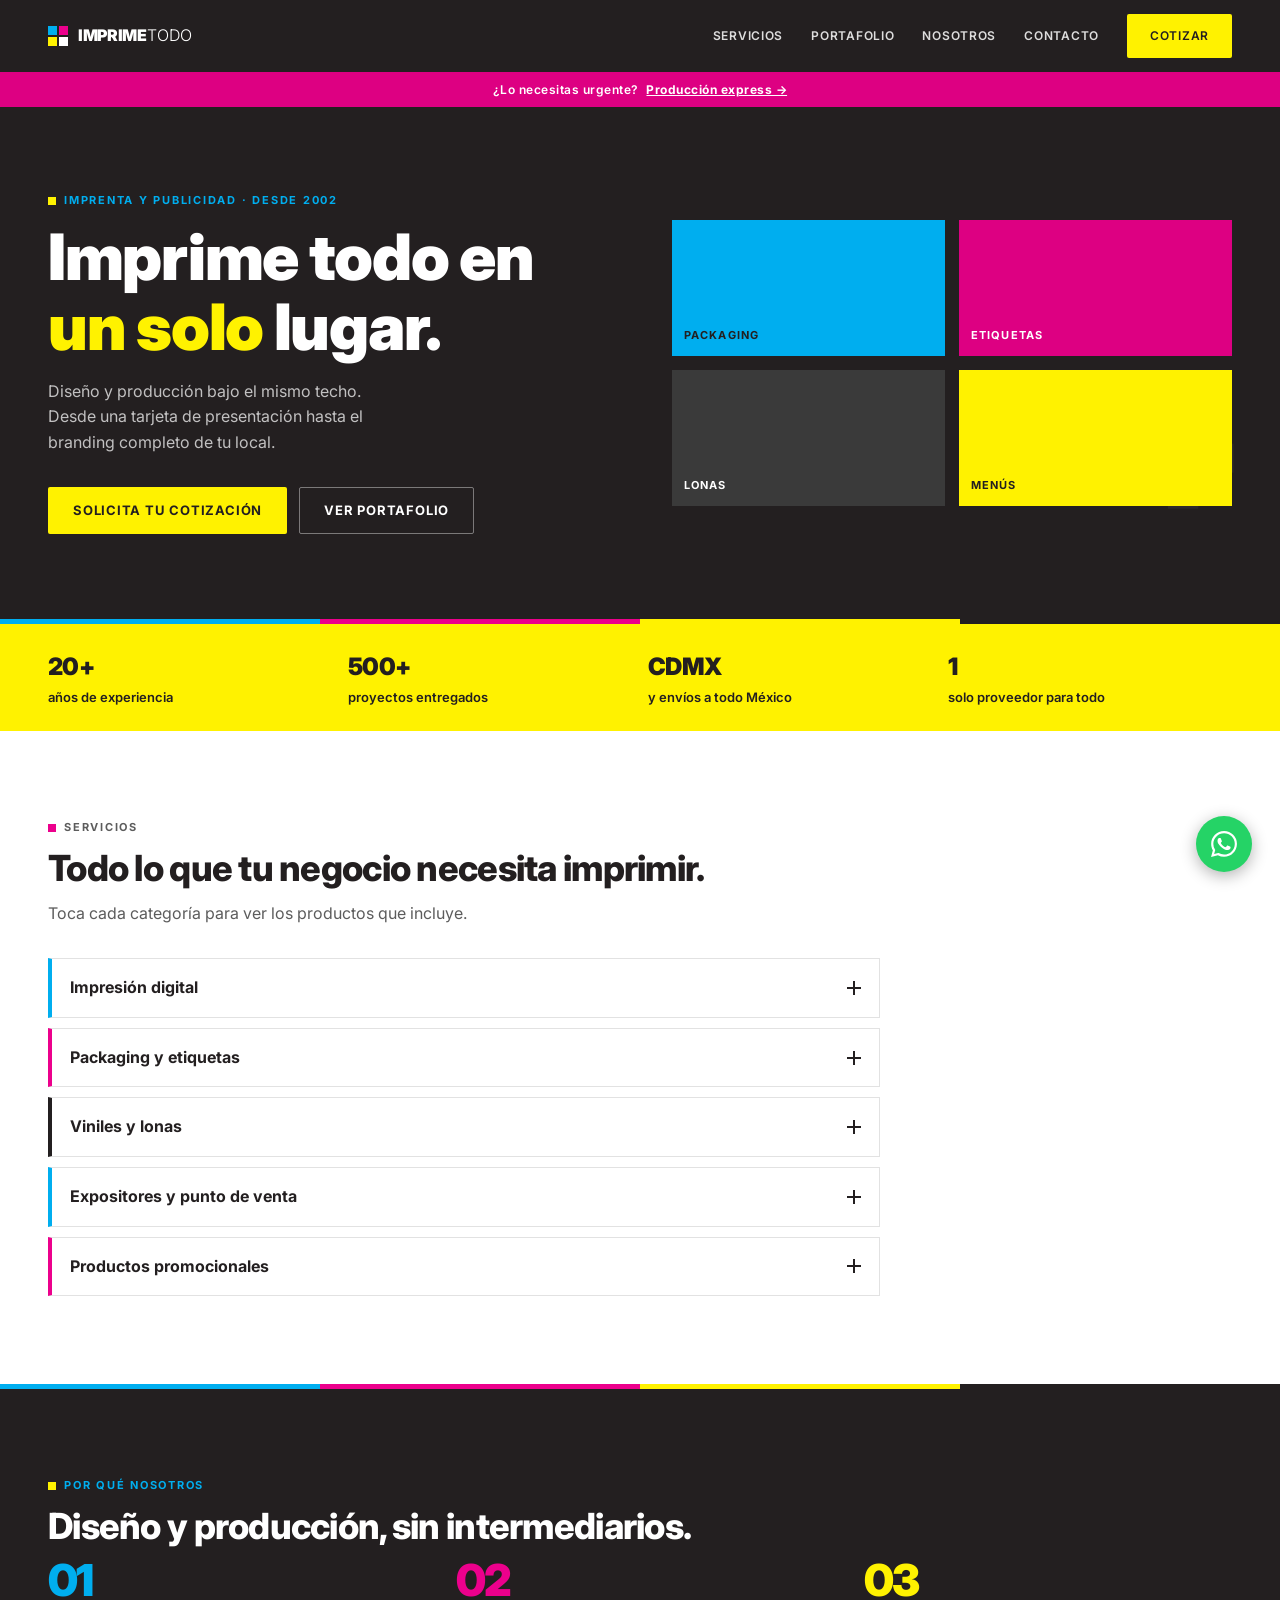
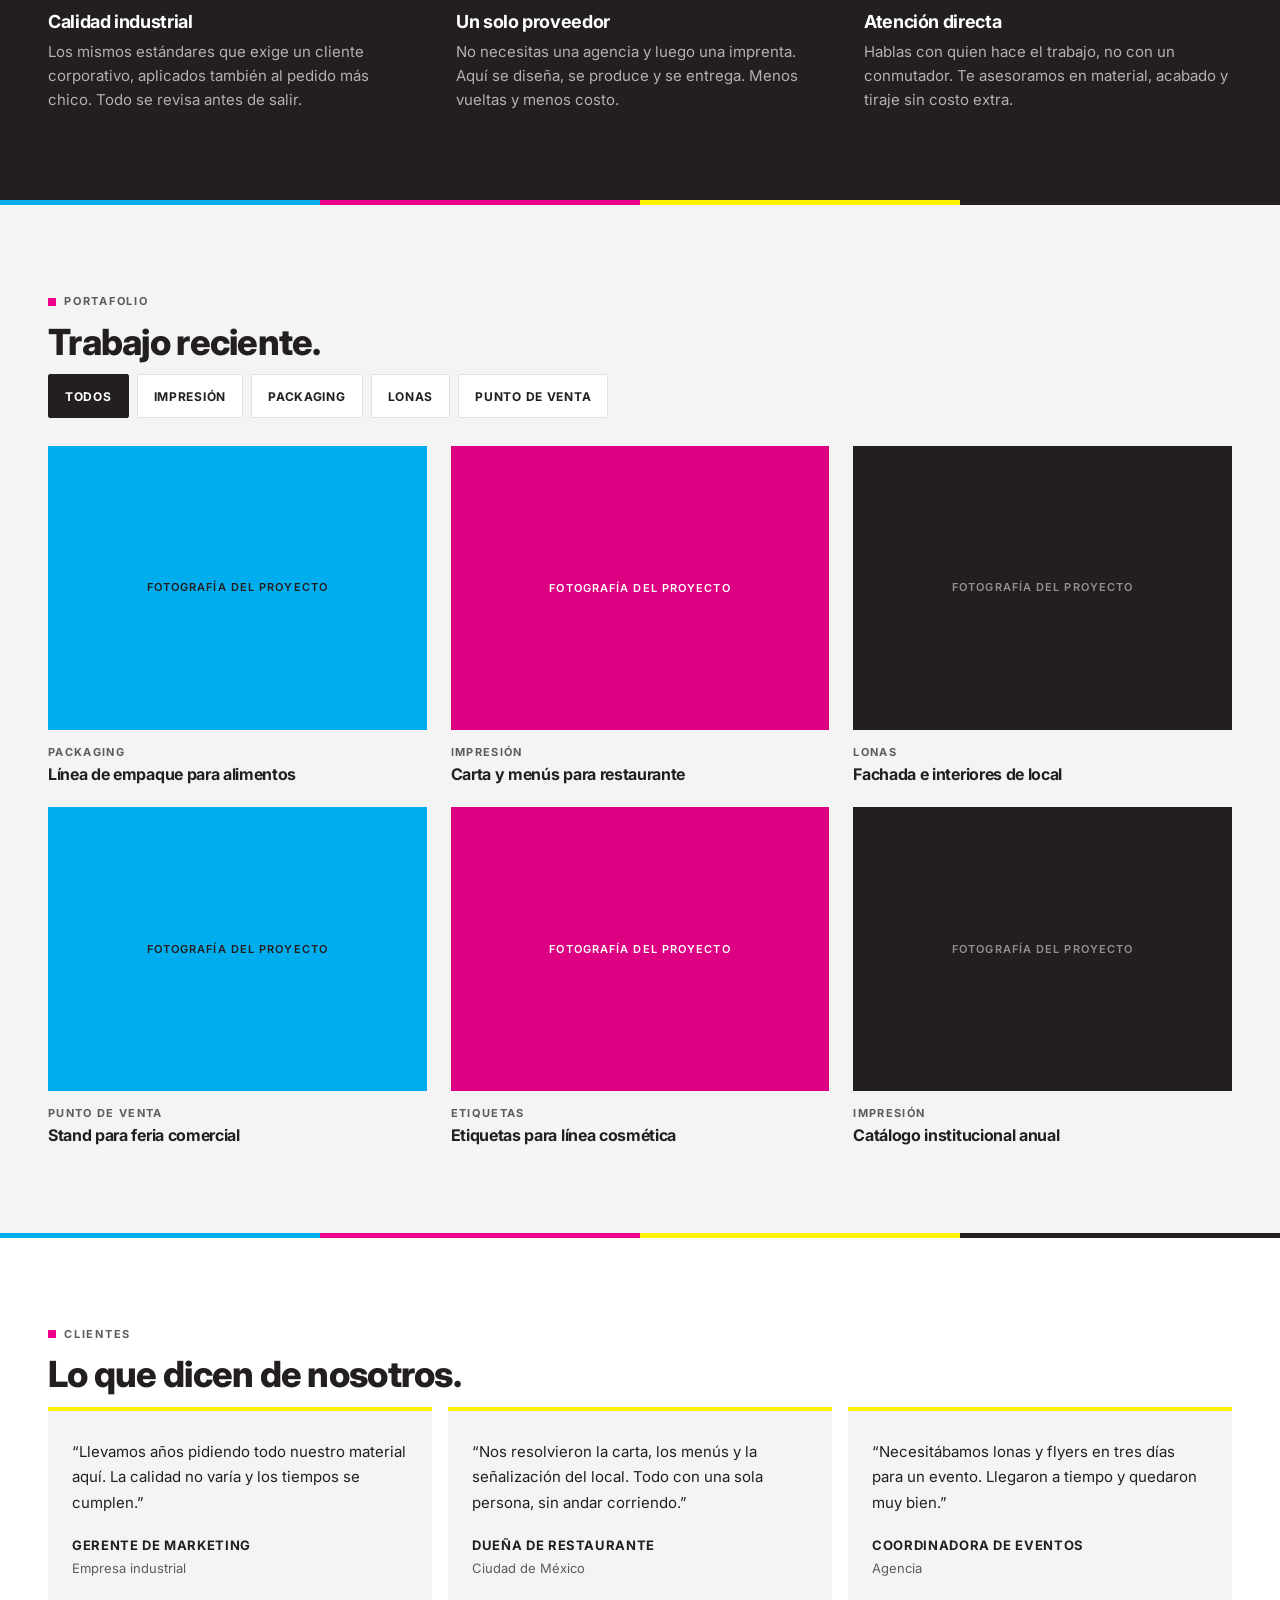
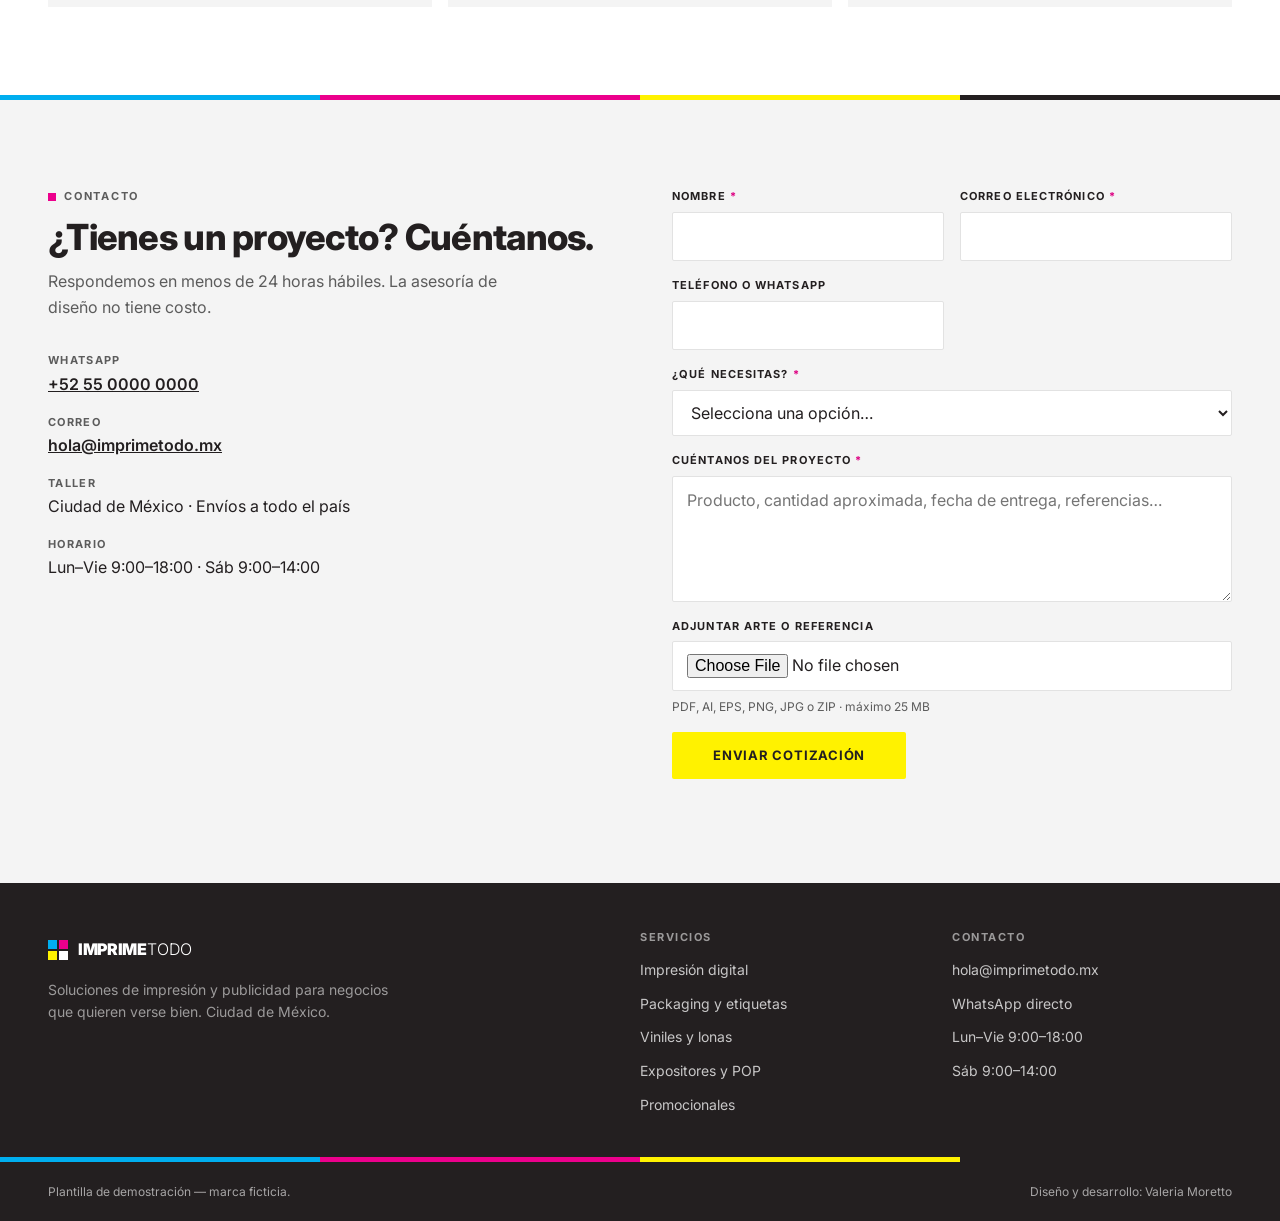
<file: imprimetodo/index.html>
<!DOCTYPE html>
<html lang="es">
<head>
<meta charset="UTF-8">
<meta name="viewport" content="width=device-width, initial-scale=1">
<title>Imprime Todo — Imprenta y publicidad</title>
<meta name="description" content="Imprenta y publicidad: packaging, etiquetas, lonas, expositores y promocionales. Diseño y producción en un solo lugar.">
<link rel="preconnect" href="https://fonts.googleapis.com">
<link rel="preconnect" href="https://fonts.gstatic.com" crossorigin>
<link href="https://fonts.googleapis.com/css2?family=Inter:wght@400;500;600;700;900&display=swap" rel="stylesheet">
<link rel="stylesheet" href="styles.css">
</head>
<body>

<a class="skip-link" href="#contenido">Saltar al contenido</a>

<!-- ══ HEADER ══ -->
<header class="header">
  <div class="header__inner">
    <a class="logo" href="#inicio" aria-label="Imprime Todo, inicio">
      <span class="logo__mark" aria-hidden="true">
        <i class="c"></i><i class="m"></i><i class="y"></i><i class="k"></i>
      </span>
      <span class="logo__text"><b>IMPRIME</b>TODO</span>
    </a>

    <button class="nav-toggle" id="nav-toggle" aria-expanded="false" aria-controls="nav-menu">
      <span class="nav-toggle__bars" aria-hidden="true"><i></i><i></i><i></i></span>
      <span class="sr-only">Abrir menú</span>
    </button>

    <nav class="nav" id="nav-menu" aria-label="Principal">
      <ul class="nav__list">
        <li><a href="#servicios">Servicios</a></li>
        <li><a href="#portafolio">Portafolio</a></li>
        <li><a href="#nosotros">Nosotros</a></li>
        <li><a href="#contacto">Contacto</a></li>
        <li><a class="btn btn--yellow nav__cta" href="#contacto">Cotizar</a></li>
      </ul>
    </nav>
  </div>
  <p class="urgency">
    <span>¿Lo necesitas urgente?</span>
    <a href="#contacto">Producción express &rarr;</a>
  </p>
</header>

<main id="contenido">

  <!-- ══ HERO ══ -->
  <section class="hero" id="inicio">
    <div class="wrap hero__grid">
      <div class="hero__body">
        <p class="eyebrow eyebrow--light">Imprenta y publicidad · Desde 2002</p>
        <h1 class="hero__title">Imprime todo en <em>un solo</em> lugar.</h1>
        <p class="hero__lead">
          Diseño y producción bajo el mismo techo. Desde una tarjeta de
          presentación hasta el branding completo de tu local.
        </p>
        <div class="btn-row">
          <a class="btn btn--yellow" href="#contacto">Solicita tu cotización</a>
          <a class="btn btn--ghost" href="#portafolio">Ver portafolio</a>
        </div>
      </div>

      <div class="hero__art" aria-hidden="true">
        <div class="swatches">
          <span class="swatch swatch--c">Packaging</span>
          <span class="swatch swatch--m">Etiquetas</span>
          <span class="swatch swatch--k">Lonas</span>
          <span class="swatch swatch--y">Menús</span>
        </div>
        <span class="hero__plus">+</span>
      </div>
    </div>
  </section>

  <div class="cmyk-bar" role="presentation"></div>

  <!-- ══ CONFIANZA ══ -->
  <section class="trust" aria-label="Por qué confiar en nosotros">
    <ul class="wrap trust__list">
      <li><b>20+</b> años de experiencia</li>
      <li><b>500+</b> proyectos entregados</li>
      <li><b>CDMX</b> y envíos a todo México</li>
      <li><b>1</b> solo proveedor para todo</li>
    </ul>
  </section>

  <!-- ══ SERVICIOS ══ -->
  <section class="section" id="servicios">
    <div class="wrap">
      <p class="eyebrow">Servicios</p>
      <h2 class="section__title">Todo lo que tu negocio necesita imprimir.</h2>
      <p class="section__lead">
        Toca cada categoría para ver los productos que incluye.
      </p>

      <ul class="accordion">
        <li class="acc acc--c">
          <button class="acc__head" aria-expanded="false">
            <span class="acc__name">Impresión digital</span>
            <span class="acc__icon" aria-hidden="true"></span>
          </button>
          <div class="acc__panel" hidden>
            <p>Tiradas cortas y medianas con acabado profesional, listas en días.</p>
            <ul class="tags">
              <li>Flyers</li><li>Tarjetas de presentación</li><li>Menús</li>
              <li>Calendarios</li><li>Folletos</li><li>Catálogos</li>
              <li>Laminados</li><li>Pegatinas</li>
            </ul>
            <a class="link" href="#contacto">Cotizar impresión digital &rarr;</a>
          </div>
        </li>

        <li class="acc acc--m">
          <button class="acc__head" aria-expanded="false">
            <span class="acc__name">Packaging y etiquetas</span>
            <span class="acc__icon" aria-hidden="true"></span>
          </button>
          <div class="acc__panel" hidden>
            <p>Empaques troquelados a medida y etiquetas para producto en anaquel.</p>
            <ul class="tags">
              <li>Cajas personalizadas</li><li>Empaque para alimentos</li>
              <li>Etiquetas autoadhesivas</li><li>Troquelados especiales</li>
              <li>Bolsas con diseño</li><li>Packaging de lujo</li>
            </ul>
            <a class="link" href="#contacto">Cotizar packaging &rarr;</a>
          </div>
        </li>

        <li class="acc acc--k">
          <button class="acc__head" aria-expanded="false">
            <span class="acc__name">Viniles y lonas</span>
            <span class="acc__icon" aria-hidden="true"></span>
          </button>
          <div class="acc__panel" hidden>
            <p>Gran formato para exterior e interior, con instalación disponible.</p>
            <ul class="tags">
              <li>Lonas con ojillos</li><li>Banners retráctiles</li>
              <li>Vinil de corte</li><li>Rotulación vehicular</li>
              <li>Señalización</li><li>Lona backlight</li>
            </ul>
            <a class="link" href="#contacto">Cotizar gran formato &rarr;</a>
          </div>
        </li>

        <li class="acc acc--c">
          <button class="acc__head" aria-expanded="false">
            <span class="acc__name">Expositores y punto de venta</span>
            <span class="acc__icon" aria-hidden="true"></span>
          </button>
          <div class="acc__panel" hidden>
            <p>Material POP que hace que tu producto se vea antes que el de al lado.</p>
            <ul class="tags">
              <li>Displays de piso</li><li>Glorificadores</li><li>Wobblers</li>
              <li>Stands modulares</li><li>Habladores</li><li>Cajas expositoras</li>
            </ul>
            <a class="link" href="#contacto">Cotizar expositores &rarr;</a>
          </div>
        </li>

        <li class="acc acc--m">
          <button class="acc__head" aria-expanded="false">
            <span class="acc__name">Productos promocionales</span>
            <span class="acc__icon" aria-hidden="true"></span>
          </button>
          <div class="acc__panel" hidden>
            <p>Artículos con tu marca para eventos, campañas y regalo corporativo.</p>
            <ul class="tags">
              <li>Bolígrafos y libretas</li><li>Bolsas ecológicas</li>
              <li>Tazas y termos</li><li>Playeras y uniformes</li>
              <li>Llaveros y pines</li><li>Kits corporativos</li>
            </ul>
            <a class="link" href="#contacto">Cotizar promocionales &rarr;</a>
          </div>
        </li>
      </ul>
    </div>
  </section>

  <div class="cmyk-bar" role="presentation"></div>

  <!-- ══ POR QUÉ ══ -->
  <section class="section section--dark" id="nosotros">
    <div class="wrap">
      <p class="eyebrow eyebrow--light">Por qué nosotros</p>
      <h2 class="section__title">Diseño y producción, sin intermediarios.</h2>
      <ul class="why">
        <li class="why__item">
          <span class="why__num why__num--c">01</span>
          <h3>Calidad industrial</h3>
          <p>Los mismos estándares que exige un cliente corporativo, aplicados
             también al pedido más chico. Todo se revisa antes de salir.</p>
        </li>
        <li class="why__item">
          <span class="why__num why__num--m">02</span>
          <h3>Un solo proveedor</h3>
          <p>No necesitas una agencia y luego una imprenta. Aquí se diseña,
             se produce y se entrega. Menos vueltas y menos costo.</p>
        </li>
        <li class="why__item">
          <span class="why__num why__num--y">03</span>
          <h3>Atención directa</h3>
          <p>Hablas con quien hace el trabajo, no con un conmutador. Te
             asesoramos en material, acabado y tiraje sin costo extra.</p>
        </li>
      </ul>
    </div>
  </section>

  <div class="cmyk-bar" role="presentation"></div>

  <!-- ══ PORTAFOLIO ══ -->
  <section class="section section--tint" id="portafolio">
    <div class="wrap">
      <p class="eyebrow">Portafolio</p>
      <h2 class="section__title">Trabajo reciente.</h2>

      <div class="filters" role="group" aria-label="Filtrar portafolio">
        <button class="chip is-active" data-filter="all" aria-pressed="true">Todos</button>
        <button class="chip" data-filter="impresion" aria-pressed="false">Impresión</button>
        <button class="chip" data-filter="packaging" aria-pressed="false">Packaging</button>
        <button class="chip" data-filter="lonas" aria-pressed="false">Lonas</button>
        <button class="chip" data-filter="pop" aria-pressed="false">Punto de venta</button>
      </div>

      <ul class="work" id="work-grid">
        <li class="work__item" data-cat="packaging">
          <div class="work__img work__img--c">Fotografía del proyecto</div>
          <p class="work__cat">Packaging</p>
          <h3 class="work__name">Línea de empaque para alimentos</h3>
        </li>
        <li class="work__item" data-cat="impresion">
          <div class="work__img work__img--m">Fotografía del proyecto</div>
          <p class="work__cat">Impresión</p>
          <h3 class="work__name">Carta y menús para restaurante</h3>
        </li>
        <li class="work__item" data-cat="lonas">
          <div class="work__img work__img--k">Fotografía del proyecto</div>
          <p class="work__cat">Lonas</p>
          <h3 class="work__name">Fachada e interiores de local</h3>
        </li>
        <li class="work__item" data-cat="pop">
          <div class="work__img work__img--c">Fotografía del proyecto</div>
          <p class="work__cat">Punto de venta</p>
          <h3 class="work__name">Stand para feria comercial</h3>
        </li>
        <li class="work__item" data-cat="packaging">
          <div class="work__img work__img--m">Fotografía del proyecto</div>
          <p class="work__cat">Etiquetas</p>
          <h3 class="work__name">Etiquetas para línea cosmética</h3>
        </li>
        <li class="work__item" data-cat="impresion">
          <div class="work__img work__img--k">Fotografía del proyecto</div>
          <p class="work__cat">Impresión</p>
          <h3 class="work__name">Catálogo institucional anual</h3>
        </li>
      </ul>
      <p class="work__empty" id="work-empty" hidden>No hay proyectos en esta categoría todavía.</p>
    </div>
  </section>

  <div class="cmyk-bar" role="presentation"></div>

  <!-- ══ TESTIMONIOS ══ -->
  <section class="section" aria-label="Testimonios">
    <div class="wrap">
      <p class="eyebrow">Clientes</p>
      <h2 class="section__title">Lo que dicen de nosotros.</h2>
      <ul class="quotes">
        <li class="quote">
          <blockquote>Llevamos años pidiendo todo nuestro material aquí.
            La calidad no varía y los tiempos se cumplen.</blockquote>
          <p class="quote__by">Gerente de marketing<span>Empresa industrial</span></p>
        </li>
        <li class="quote">
          <blockquote>Nos resolvieron la carta, los menús y la señalización
            del local. Todo con una sola persona, sin andar corriendo.</blockquote>
          <p class="quote__by">Dueña de restaurante<span>Ciudad de México</span></p>
        </li>
        <li class="quote">
          <blockquote>Necesitábamos lonas y flyers en tres días para un evento.
            Llegaron a tiempo y quedaron muy bien.</blockquote>
          <p class="quote__by">Coordinadora de eventos<span>Agencia</span></p>
        </li>
      </ul>
    </div>
  </section>

  <div class="cmyk-bar" role="presentation"></div>

  <!-- ══ CONTACTO ══ -->
  <section class="section section--tint" id="contacto">
    <div class="wrap contact">
      <div class="contact__intro">
        <p class="eyebrow">Contacto</p>
        <h2 class="section__title">¿Tienes un proyecto? Cuéntanos.</h2>
        <p class="section__lead">Respondemos en menos de 24 horas hábiles.
           La asesoría de diseño no tiene costo.</p>

        <ul class="contact__list">
          <li><b>WhatsApp</b><a href="https://wa.me/5215500000000">+52 55 0000 0000</a></li>
          <li><b>Correo</b><a href="mailto:hola@imprimetodo.mx">hola@imprimetodo.mx</a></li>
          <li><b>Taller</b><span>Ciudad de México · Envíos a todo el país</span></li>
          <li><b>Horario</b><span>Lun–Vie 9:00–18:00 · Sáb 9:00–14:00</span></li>
        </ul>
      </div>

      <form class="form" id="quote-form" novalidate>
        <div class="field">
          <label for="f-nombre">Nombre <span aria-hidden="true">*</span></label>
          <input id="f-nombre" name="nombre" type="text" required autocomplete="name">
        </div>
        <div class="field">
          <label for="f-mail">Correo electrónico <span aria-hidden="true">*</span></label>
          <input id="f-mail" name="correo" type="email" required autocomplete="email">
        </div>
        <div class="field">
          <label for="f-tel">Teléfono o WhatsApp</label>
          <input id="f-tel" name="telefono" type="tel" autocomplete="tel">
        </div>
        <div class="field">
          <label for="f-serv">¿Qué necesitas? <span aria-hidden="true">*</span></label>
          <select id="f-serv" name="servicio" required>
            <option value="">Selecciona una opción…</option>
            <option>Impresión digital</option>
            <option>Packaging y etiquetas</option>
            <option>Viniles y lonas</option>
            <option>Expositores y punto de venta</option>
            <option>Productos promocionales</option>
            <option>Todavía no lo tengo claro</option>
          </select>
        </div>
        <div class="field">
          <label for="f-msg">Cuéntanos del proyecto <span aria-hidden="true">*</span></label>
          <textarea id="f-msg" name="mensaje" rows="4" required
            placeholder="Producto, cantidad aproximada, fecha de entrega, referencias…"></textarea>
        </div>
        <div class="field">
          <label for="f-file">Adjuntar arte o referencia</label>
          <input id="f-file" name="archivo" type="file"
                 accept=".pdf,.ai,.eps,.png,.jpg,.jpeg,.zip">
          <p class="field__hint">PDF, AI, EPS, PNG, JPG o ZIP · máximo 25 MB</p>
        </div>
        <button class="btn btn--yellow btn--block" type="submit">Enviar cotización</button>
        <p class="form__status" id="form-status" role="status"></p>
      </form>
    </div>
  </section>
</main>

<!-- ══ FOOTER ══ -->
<footer class="footer">
  <div class="wrap footer__grid">
    <div class="footer__brand">
      <span class="logo logo--footer">
        <span class="logo__mark" aria-hidden="true">
          <i class="c"></i><i class="m"></i><i class="y"></i><i class="k"></i>
        </span>
        <span class="logo__text"><b>IMPRIME</b>TODO</span>
      </span>
      <p>Soluciones de impresión y publicidad para negocios que quieren
         verse bien. Ciudad de México.</p>
    </div>

    <div class="footer__col">
      <h2>Servicios</h2>
      <ul>
        <li><a href="#servicios">Impresión digital</a></li>
        <li><a href="#servicios">Packaging y etiquetas</a></li>
        <li><a href="#servicios">Viniles y lonas</a></li>
        <li><a href="#servicios">Expositores y POP</a></li>
        <li><a href="#servicios">Promocionales</a></li>
      </ul>
    </div>

    <div class="footer__col">
      <h2>Contacto</h2>
      <ul>
        <li><a href="mailto:hola@imprimetodo.mx">hola@imprimetodo.mx</a></li>
        <li><a href="https://wa.me/5215500000000">WhatsApp directo</a></li>
        <li><span>Lun–Vie 9:00–18:00</span></li>
        <li><span>Sáb 9:00–14:00</span></li>
      </ul>
    </div>
  </div>

  <div class="cmyk-bar" role="presentation"></div>

  <p class="footer__legal wrap">
    <span>Plantilla de demostración — marca ficticia.</span>
    <span>Diseño y desarrollo: Valeria Moretto</span>
  </p>
</footer>

<a class="wa" href="https://wa.me/5215500000000" aria-label="Escríbenos por WhatsApp">
  <svg viewBox="0 0 24 24" aria-hidden="true" focusable="false">
    <path d="M17.472 14.382c-.297-.149-1.758-.867-2.03-.967-.273-.099-.471-.148-.67.15-.197.297-.767.966-.94 1.164-.173.199-.347.223-.644.075-.297-.15-1.255-.463-2.39-1.475-.883-.788-1.48-1.761-1.653-2.059-.173-.297-.018-.458.13-.606.134-.133.298-.347.446-.52.149-.174.198-.298.298-.497.099-.198.05-.371-.025-.52-.075-.149-.669-1.612-.916-2.207-.242-.579-.487-.5-.669-.51-.173-.008-.371-.01-.57-.01-.198 0-.52.074-.792.372-.272.297-1.04 1.016-1.04 2.479 0 1.462 1.065 2.875 1.213 3.074.149.198 2.096 3.2 5.077 4.487.709.306 1.262.489 1.694.625.712.227 1.36.195 1.871.118.571-.085 1.758-.719 2.006-1.413.248-.694.248-1.289.173-1.413-.074-.124-.272-.198-.57-.347m-5.421 7.403h-.004a9.87 9.87 0 01-5.031-1.378l-.361-.214-3.741.982.998-3.648-.235-.374a9.86 9.86 0 01-1.51-5.26c.001-5.45 4.436-9.884 9.888-9.884 2.64 0 5.122 1.03 6.988 2.898a9.825 9.825 0 012.893 6.994c-.003 5.45-4.437 9.884-9.885 9.884m8.413-18.297A11.815 11.815 0 0012.05 0C5.495 0 .16 5.335.157 11.892c0 2.096.547 4.142 1.588 5.945L.057 24l6.305-1.654a11.882 11.882 0 005.683 1.448h.005c6.554 0 11.89-5.335 11.893-11.893a11.821 11.821 0 00-3.48-8.413Z"/>
  </svg>
</a>

<script src="script.js"></script>
</body>
</html>
</file>
<file: imprimetodo/styles.css>
/* ==========================================================================
   IMPRIME TODO — hoja de estilos
   Escrita mobile-first: las reglas base son las del teléfono y las media
   queries (min-width) sólo añaden lo que hace falta en pantallas grandes.
   ========================================================================== */

/* ── Tokens ─────────────────────────────────────────────────────────────── */
:root {
  --c: #00AEEF;          /* cian proceso   */
  --m: #EC008C;          /* magenta proceso */
  --y: #FFF200;          /* amarillo proceso */
  --k: #231F20;          /* negro proceso  */

  /* El magenta puro con texto blanco encima da 4.25:1 y AA pide 4.5. Esta
     versión un punto más oscura llega a 4.78:1 y se usa sólo en los fondos
     que llevan texto; la barra CMYK y los bloques decorativos van en --m. */
  --m-deep: #DD0082;
  --white: #FFFFFF;
  --tint: #F4F4F4;
  --line: #E2E2E2;
  --muted: #5C5C5C;      /* 6.4:1 sobre blanco */

  --wrap: 78rem;
  --gap: 1.25rem;
  --pad-y: 3.5rem;

  --r: 2px;
  --ease: cubic-bezier(.4, 0, .2, 1);
}

/* ── Reset ──────────────────────────────────────────────────────────────── */
*, *::before, *::after { box-sizing: border-box; }

html { -webkit-text-size-adjust: 100%; scroll-behavior: smooth; }

body {
  margin: 0;
  font-family: Inter, -apple-system, BlinkMacSystemFont, "Segoe UI", sans-serif;
  font-size: 1rem;
  line-height: 1.6;
  color: var(--k);
  background: var(--white);
  -webkit-font-smoothing: antialiased;
}

h1, h2, h3 { line-height: 1.1; letter-spacing: -.02em; margin: 0; }
p { margin: 0; }
ul { margin: 0; padding: 0; list-style: none; }
img, svg { display: block; max-width: 100%; }
a { color: inherit; }

button, input, select, textarea { font: inherit; color: inherit; }

:focus-visible {
  outline: 3px solid var(--c);
  outline-offset: 2px;
}

@media (prefers-reduced-motion: reduce) {
  html { scroll-behavior: auto; }
  *, *::before, *::after {
    animation-duration: .01ms !important;
    transition-duration: .01ms !important;
  }
}

/* ── Utilidades ─────────────────────────────────────────────────────────── */
.wrap {
  width: 100%;
  max-width: var(--wrap);
  margin-inline: auto;
  padding-inline: var(--gap);
}

.sr-only {
  position: absolute; width: 1px; height: 1px;
  padding: 0; margin: -1px; overflow: hidden;
  clip: rect(0 0 0 0); white-space: nowrap; border: 0;
}

.skip-link {
  position: absolute; left: 0; top: -100%;
  z-index: 999;
  background: var(--y); color: var(--k);
  padding: .75rem 1.25rem;
  font-weight: 700; text-decoration: none;
}
.skip-link:focus { top: 0; }

/* Barra CMYK — el motivo gráfico que se repite entre secciones */
.cmyk-bar {
  height: 5px;
  background: linear-gradient(90deg,
    var(--c) 0 25%, var(--m) 25% 50%, var(--y) 50% 75%, var(--k) 75% 100%);
}

.eyebrow {
  display: flex; align-items: center; gap: .5rem;
  margin-bottom: .75rem;
  font-size: .6875rem; font-weight: 700;
  letter-spacing: .16em; text-transform: uppercase;
  color: var(--muted);
}
.eyebrow::before {
  content: ""; width: .5rem; height: .5rem;
  background: var(--m); flex: none;
}
.eyebrow--light { color: var(--c); }
.eyebrow--light::before { background: var(--y); }

/* ── Botones ────────────────────────────────────────────────────────────── */
.btn {
  display: inline-flex; align-items: center; justify-content: center;
  min-height: 2.75rem;                 /* objetivo táctil de 44px */
  padding: .75rem 1.5rem;
  border: 1px solid transparent; border-radius: var(--r);
  font-size: .8125rem; font-weight: 700;
  letter-spacing: .06em; text-transform: uppercase;
  text-decoration: none; cursor: pointer;
  transition: background .15s var(--ease), color .15s var(--ease);
}
.btn--yellow { background: var(--y); color: var(--k); }
.btn--yellow:hover { background: var(--k); color: var(--y); }
.btn--ghost { background: transparent; color: var(--white); border-color: rgba(255,255,255,.4); }
.btn--ghost:hover { background: var(--white); color: var(--k); }
.btn--block { width: 100%; }

.btn-row { display: flex; flex-wrap: wrap; gap: .75rem; }

.link {
  display: inline-block; margin-top: 1rem;
  font-size: .8125rem; font-weight: 700;
  letter-spacing: .04em; text-decoration: none;
  border-bottom: 2px solid var(--y); padding-bottom: 2px;
}

/* ── Logotipo tipográfico ───────────────────────────────────────────────── */
.logo {
  display: inline-flex; align-items: center; gap: .625rem;
  text-decoration: none; color: inherit;
}
.logo__mark {
  display: grid;
  grid-template-columns: repeat(2, 9px);
  grid-template-rows: repeat(2, 9px);
  gap: 2px; flex: none;
}
.logo__mark i { display: block; }
.logo__mark .c { background: var(--c); }
.logo__mark .m { background: var(--m); }
.logo__mark .y { background: var(--y); }
.logo__mark .k { background: currentColor; }

.logo__text {
  font-size: 1rem; font-weight: 300;
  letter-spacing: .01em; white-space: nowrap;
}
.logo__text b { font-weight: 900; letter-spacing: -.02em; }

/* ── Header ─────────────────────────────────────────────────────────────── */
.header {
  position: sticky; top: 0; z-index: 100;
  background: var(--k); color: var(--white);
}
.header__inner {
  display: flex; flex-wrap: wrap; align-items: center;
  justify-content: space-between; gap: 1rem;
  max-width: var(--wrap); margin-inline: auto;
  padding: .875rem var(--gap);
}

.nav-toggle {
  display: inline-flex; align-items: center; justify-content: center;
  width: 2.75rem; height: 2.75rem;
  background: none; border: 0; cursor: pointer;
}
.nav-toggle__bars { display: grid; gap: 5px; }
.nav-toggle__bars i {
  display: block; width: 22px; height: 2px;
  background: var(--white);
  transition: transform .2s var(--ease), opacity .2s var(--ease);
}
.nav-toggle[aria-expanded="true"] i:nth-child(1) { transform: translateY(7px) rotate(45deg); }
.nav-toggle[aria-expanded="true"] i:nth-child(2) { opacity: 0; }
.nav-toggle[aria-expanded="true"] i:nth-child(3) { transform: translateY(-7px) rotate(-45deg); }

/* Menú móvil: oculto por defecto, se despliega con el botón. Ocupa la fila
   completa del flex del header para caer debajo del logo, no a su costado. */
.nav {
  display: none;
  flex-basis: 100%;
  margin-inline: calc(var(--gap) * -1);
  border-top: 1px solid rgba(255,255,255,.12);
}
.nav.is-open { display: block; }
.nav__list { padding: .5rem var(--gap) .5rem; }
.nav__list li + li { margin-top: .25rem; }
.nav__list a {
  display: block; padding: .75rem 0;
  font-size: .875rem; font-weight: 600;
  letter-spacing: .06em; text-transform: uppercase;
  color: rgba(255,255,255,.85); text-decoration: none;
}
.nav__list a:hover { color: var(--y); }

/* El CTA es un botón, no un enlace de lista: hay que recuperar el display y
   el color que .nav__list a le pisa por especificidad. */
.nav__list .nav__cta {
  display: inline-flex;
  margin-top: .75rem;
  padding: .75rem 1.5rem;
  color: var(--k);
}
.nav__list .nav__cta:hover { color: var(--y); }

.urgency {
  display: flex; flex-wrap: wrap; align-items: center;
  justify-content: center; gap: .5rem;
  background: var(--m-deep); color: var(--white);
  padding: .5rem var(--gap);
  font-size: .75rem; font-weight: 600;
  letter-spacing: .04em; text-align: center;
}
.urgency a { font-weight: 700; text-decoration: underline; }

/* ── Hero ───────────────────────────────────────────────────────────────── */
.hero {
  background: var(--k); color: var(--white);
  padding-block: 3rem 0;
}
.hero__grid { display: grid; gap: 2.5rem; }

.hero__title {
  font-size: clamp(2.5rem, 11vw, 3.5rem);
  font-weight: 900;
  margin-bottom: 1rem;
}
.hero__title em { font-style: normal; color: var(--y); }

.hero__lead {
  color: rgba(255,255,255,.72);
  max-width: 34ch;
  margin-bottom: 2rem;
}

.hero__art { position: relative; padding-bottom: 2.5rem; }
.swatches {
  display: grid; grid-template-columns: 1fr 1fr; gap: .625rem;
  position: relative; z-index: 1;
}
.swatch {
  display: flex; align-items: flex-end;
  min-height: 6rem; padding: .75rem;
  font-size: .6875rem; font-weight: 700;
  letter-spacing: .1em; text-transform: uppercase;
}
.swatch--c { background: var(--c); color: var(--k); }
.swatch--m { background: var(--m-deep); color: var(--white); }
.swatch--y { background: var(--y); color: var(--k); }
.swatch--k { background: #3A3A3A; color: var(--white); }

.hero__plus {
  position: absolute; right: -1rem; bottom: -2rem;
  font-size: 12rem; font-weight: 900; line-height: 1;
  color: rgba(255,255,255,.05);
  user-select: none; pointer-events: none;
}

/* ── Barra de confianza ─────────────────────────────────────────────────── */
.trust { background: var(--y); color: var(--k); }
.trust__list {
  display: grid; grid-template-columns: 1fr 1fr; gap: 1rem;
  padding-block: 1.5rem;
  font-size: .8125rem; font-weight: 600;
}
.trust__list li { display: flex; flex-direction: column; }
.trust__list b { font-size: 1.5rem; font-weight: 900; letter-spacing: -.03em; }

/* ── Secciones ──────────────────────────────────────────────────────────── */
.section { padding-block: var(--pad-y); }
.section--dark { background: var(--k); color: var(--white); }
.section--tint { background: var(--tint); }

.section__title {
  font-size: clamp(1.75rem, 7vw, 2.25rem);
  font-weight: 800;
  margin-bottom: .75rem;
}
.section__lead {
  color: var(--muted); max-width: 46ch; margin-bottom: 2rem;
}
.section--dark .section__lead { color: rgba(255,255,255,.65); }

/* ── Acordeón de servicios ──────────────────────────────────────────────── */
.accordion { display: grid; gap: .625rem; }

.acc { border: 1px solid var(--line); background: var(--white); }
.acc--c { border-left: 4px solid var(--c); }
.acc--m { border-left: 4px solid var(--m); }
.acc--k { border-left: 4px solid var(--k); }

.acc__head {
  display: flex; align-items: center; justify-content: space-between;
  gap: 1rem; width: 100%;
  min-height: 3.5rem; padding: 1rem 1.125rem;
  background: none; border: 0; cursor: pointer; text-align: left;
}
.acc__name { font-size: 1rem; font-weight: 700; }

.acc__icon { position: relative; width: 14px; height: 14px; flex: none; }
.acc__icon::before, .acc__icon::after {
  content: ""; position: absolute; inset: 0; margin: auto;
  background: var(--k);
}
.acc__icon::before { width: 100%; height: 2px; }
.acc__icon::after  { width: 2px; height: 100%; transition: transform .2s var(--ease); }
.acc__head[aria-expanded="true"] .acc__icon::after { transform: scaleY(0); }

.acc__panel { padding: 0 1.125rem 1.25rem; }
.acc__panel > p { color: var(--muted); margin-bottom: 1rem; }

.tags { display: flex; flex-wrap: wrap; gap: .375rem; }
.tags li {
  padding: .3125rem .625rem;
  background: var(--tint); border: 1px solid var(--line);
  font-size: .75rem; font-weight: 500;
}

/* ── Por qué nosotros ───────────────────────────────────────────────────── */
.why { display: grid; gap: 2rem; }
.why__num {
  display: block;
  font-size: 2.75rem; font-weight: 900;
  letter-spacing: -.04em; line-height: 1;
  margin-bottom: .625rem;
}
.why__num--c { color: var(--c); }
.why__num--m { color: var(--m); }
.why__num--y { color: var(--y); }
.why__item h3 { font-size: 1.125rem; font-weight: 700; margin-bottom: .5rem; }
.why__item p { color: rgba(255,255,255,.65); font-size: .9375rem; }

/* ── Portafolio ─────────────────────────────────────────────────────────── */
.filters { display: flex; flex-wrap: wrap; gap: .5rem; margin-bottom: 1.75rem; }
.chip {
  min-height: 2.75rem; padding: .5rem 1rem;
  background: var(--white); border: 1px solid var(--line);
  border-radius: var(--r); cursor: pointer;
  font-size: .75rem; font-weight: 700;
  letter-spacing: .06em; text-transform: uppercase;
  transition: background .15s var(--ease), color .15s var(--ease);
}
.chip:hover { border-color: var(--k); }
.chip.is-active { background: var(--k); color: var(--white); border-color: var(--k); }

.work { display: grid; gap: 1.5rem; }
.work__img {
  display: flex; align-items: center; justify-content: center;
  aspect-ratio: 4 / 3; margin-bottom: .875rem;
  font-size: .6875rem; font-weight: 600;
  letter-spacing: .1em; text-transform: uppercase;
  text-align: center;
}
.work__img--c { background: var(--c); color: var(--k); }
.work__img--m { background: var(--m-deep); color: var(--white); }
.work__img--k { background: var(--k); color: rgba(255,255,255,.5); }

.work__cat {
  font-size: .6875rem; font-weight: 700;
  letter-spacing: .12em; text-transform: uppercase;
  color: var(--muted); margin-bottom: .25rem;
}
.work__name { font-size: 1rem; font-weight: 700; }
.work__empty { color: var(--muted); font-size: .9375rem; }

/* ── Testimonios ────────────────────────────────────────────────────────── */
.quotes { display: grid; gap: 1rem; }
.quote {
  padding: 1.75rem 1.5rem;
  background: var(--tint); border-top: 4px solid var(--y);
}
.quote blockquote {
  margin: 0 0 1.25rem; font-size: .9375rem; line-height: 1.7;
}
.quote blockquote::before { content: "\201C"; }
.quote blockquote::after  { content: "\201D"; }
.quote__by {
  font-size: .8125rem; font-weight: 700;
  text-transform: uppercase; letter-spacing: .05em;
}
.quote__by span {
  display: block; margin-top: .125rem;
  font-weight: 400; text-transform: none; letter-spacing: 0;
  color: var(--muted);
}

/* ── Contacto ───────────────────────────────────────────────────────────── */
.contact { display: grid; gap: 2.5rem; }

.contact__list { display: grid; gap: 1rem; margin-top: 1.75rem; }
.contact__list li { display: grid; gap: .125rem; }
.contact__list b {
  font-size: .6875rem; font-weight: 700;
  letter-spacing: .12em; text-transform: uppercase; color: var(--muted);
}
.contact__list a { font-weight: 600; }

.form { display: grid; gap: 1rem; }
.field { display: grid; gap: .375rem; }
.field label {
  font-size: .6875rem; font-weight: 700;
  letter-spacing: .1em; text-transform: uppercase;
}
.field label span { color: var(--m-deep); }   /* asterisco de campo obligatorio */

.field input, .field select, .field textarea {
  width: 100%; min-height: 2.75rem;
  padding: .6875rem .875rem;
  background: var(--white);
  border: 1px solid var(--line); border-radius: var(--r);
  transition: border-color .15s var(--ease);
}
.field textarea { min-height: 7rem; resize: vertical; }
.field input:focus, .field select:focus, .field textarea:focus { border-color: var(--c); }
.field input[aria-invalid="true"],
.field select[aria-invalid="true"],
.field textarea[aria-invalid="true"] { border-color: var(--m); }

.field__hint { font-size: .75rem; color: var(--muted); }

.form__status:not(:empty) {
  padding: .875rem 1rem;
  background: var(--k); color: var(--y);
  font-size: .875rem; font-weight: 600;
}

/* ── Footer ─────────────────────────────────────────────────────────────── */
.footer { background: var(--k); color: var(--white); padding-top: 3rem; }
.footer__grid { display: grid; gap: 2rem; padding-bottom: 2.5rem; }
.footer__brand p {
  margin-top: 1rem; font-size: .875rem;
  color: rgba(255,255,255,.55); max-width: 38ch;
}
.logo--footer .logo__mark .k { background: var(--white); }

.footer__col h2 {
  font-size: .6875rem; font-weight: 700;
  letter-spacing: .14em; text-transform: uppercase;
  color: rgba(255,255,255,.55); margin-bottom: .875rem;
}
.footer__col li + li { margin-top: .5rem; }
.footer__col a, .footer__col span {
  font-size: .875rem; color: rgba(255,255,255,.75); text-decoration: none;
}
.footer__col a:hover { color: var(--y); }

.footer__legal {
  display: flex; flex-wrap: wrap; gap: .5rem 1.5rem;
  justify-content: space-between;
  padding-block: 1.25rem;
  font-size: .75rem; color: rgba(255,255,255,.6);
}

/* ── Botón flotante de WhatsApp ─────────────────────────────────────────── */
.wa {
  position: fixed; right: 1rem; bottom: 1rem; z-index: 200;
  display: grid; place-items: center;
  width: 3.25rem; height: 3.25rem;
  background: #25D366; border-radius: 50%;
  box-shadow: 0 4px 16px rgba(0,0,0,.3);
  transition: transform .2s var(--ease);
}
.wa svg { width: 1.625rem; height: 1.625rem; fill: var(--white); }
.wa:hover { transform: scale(1.08); }

/* ==========================================================================
   ≥ 40em — tablet
   ========================================================================== */
@media (min-width: 40em) {
  :root { --gap: 2rem; --pad-y: 4.5rem; }

  .trust__list { grid-template-columns: repeat(4, 1fr); }
  .why { grid-template-columns: repeat(3, 1fr); gap: 2.5rem; }
  .work { grid-template-columns: repeat(2, 1fr); }
  .quotes { grid-template-columns: repeat(3, 1fr); }
  .footer__grid { grid-template-columns: 2fr 1fr 1fr; }

  .form { grid-template-columns: 1fr 1fr; }
  .field:nth-child(4),
  .field:nth-child(5),
  .field:nth-child(6),
  .form > .btn,
  .form__status { grid-column: 1 / -1; }
  .btn--block { width: auto; justify-self: start; padding-inline: 2.5rem; }

  .urgency { justify-content: center; }
  .hero__title { font-size: clamp(3rem, 8vw, 4rem); }
}

/* ==========================================================================
   ≥ 64em — escritorio
   ========================================================================== */
@media (min-width: 64em) {
  :root { --pad-y: 5.5rem; }

  /* El menú deja de ser desplegable y vuelve a la barra */
  .nav-toggle { display: none; }
  .nav { display: block; flex-basis: auto; margin-inline: 0; border: 0; }
  .nav__list { display: flex; align-items: center; gap: 1.75rem; padding: 0; }
  .nav__list li + li { margin-top: 0; }
  .nav__list a { padding: 0; font-size: .75rem; }
  .nav__list .nav__cta { margin-top: 0; padding: .625rem 1.375rem; }

  .hero { padding-block: 0; }
  .hero__grid {
    grid-template-columns: 1fr 1fr;
    align-items: center;
    gap: 4rem;
    min-height: 32rem;
  }
  .hero__body { padding-block: 5rem; }
  .hero__art { padding-bottom: 0; }
  .swatches { gap: .875rem; }
  .swatch { min-height: 8.5rem; }

  .work { grid-template-columns: repeat(3, 1fr); }
  .contact { grid-template-columns: 1fr 1fr; gap: 4rem; align-items: start; }
  .accordion { max-width: 52rem; }

  .wa { right: 1.75rem; bottom: 1.75rem; width: 3.5rem; height: 3.5rem; }
}
</file>
